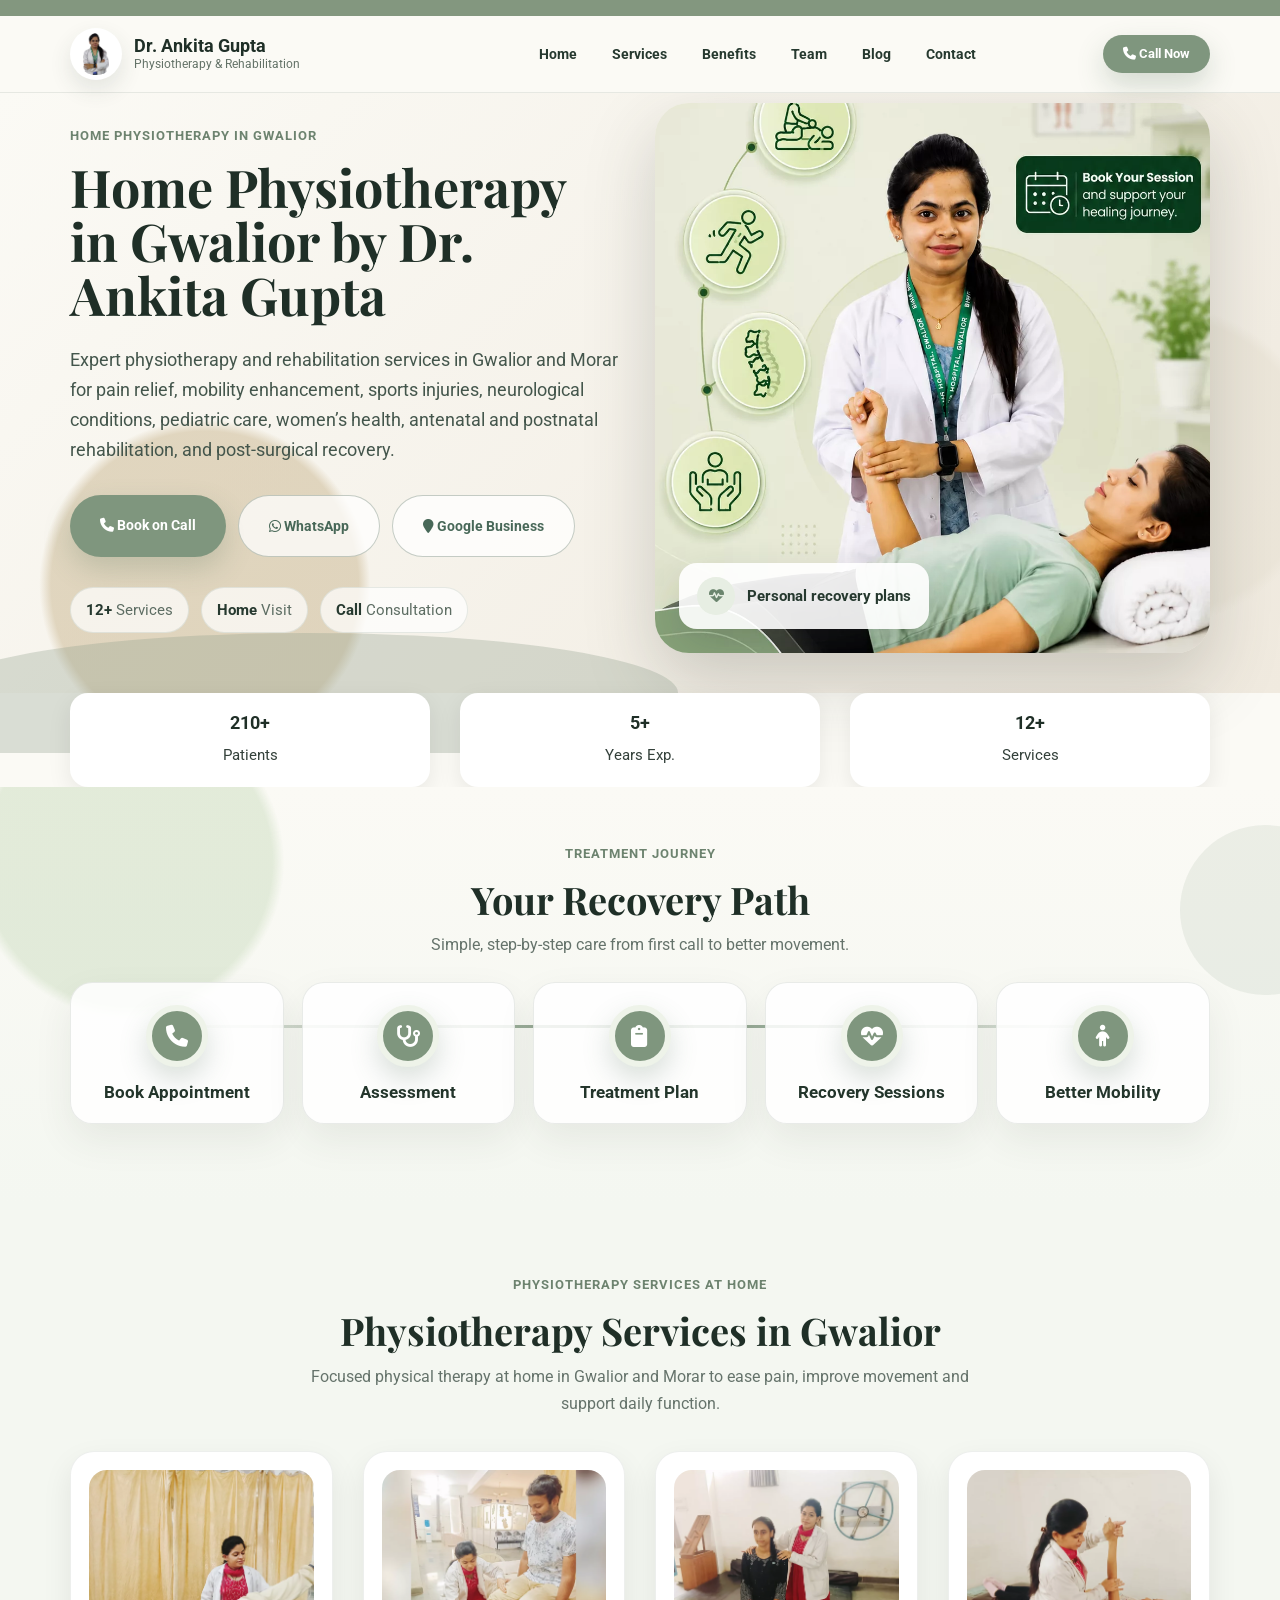
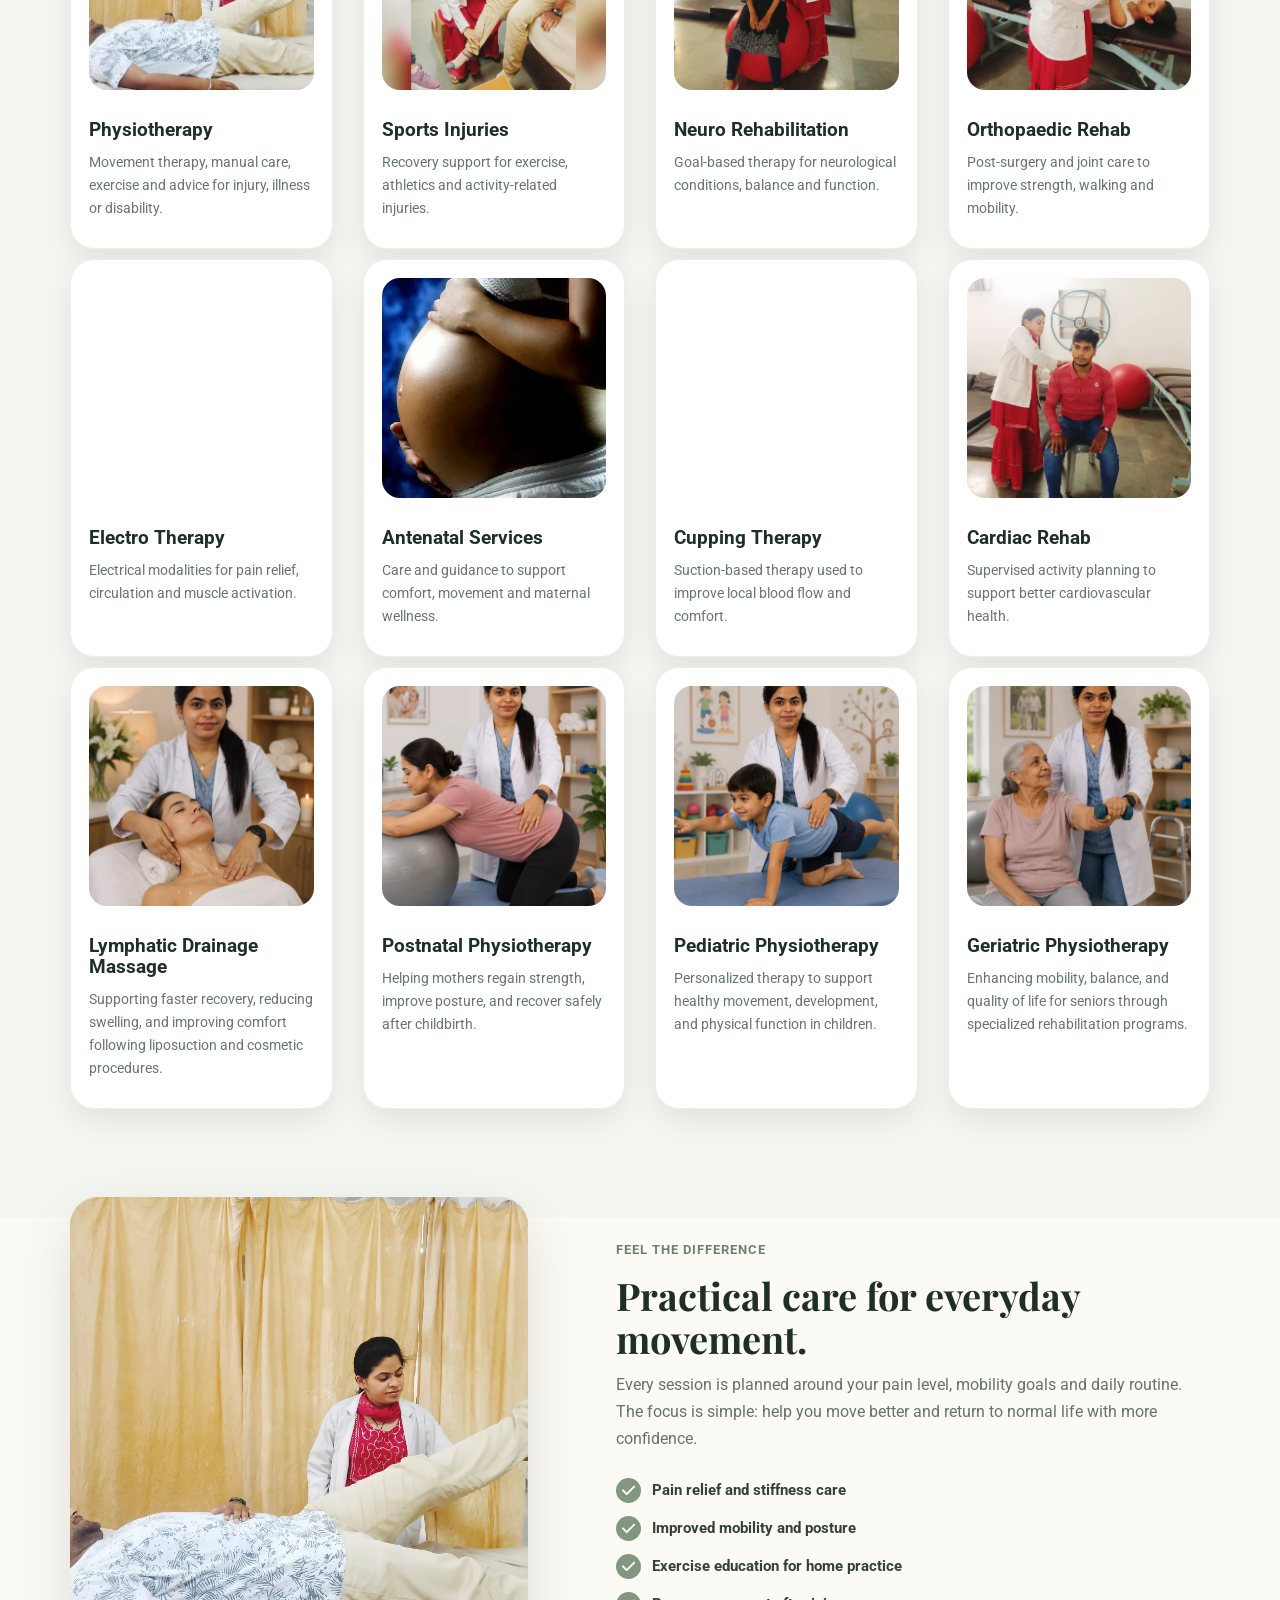
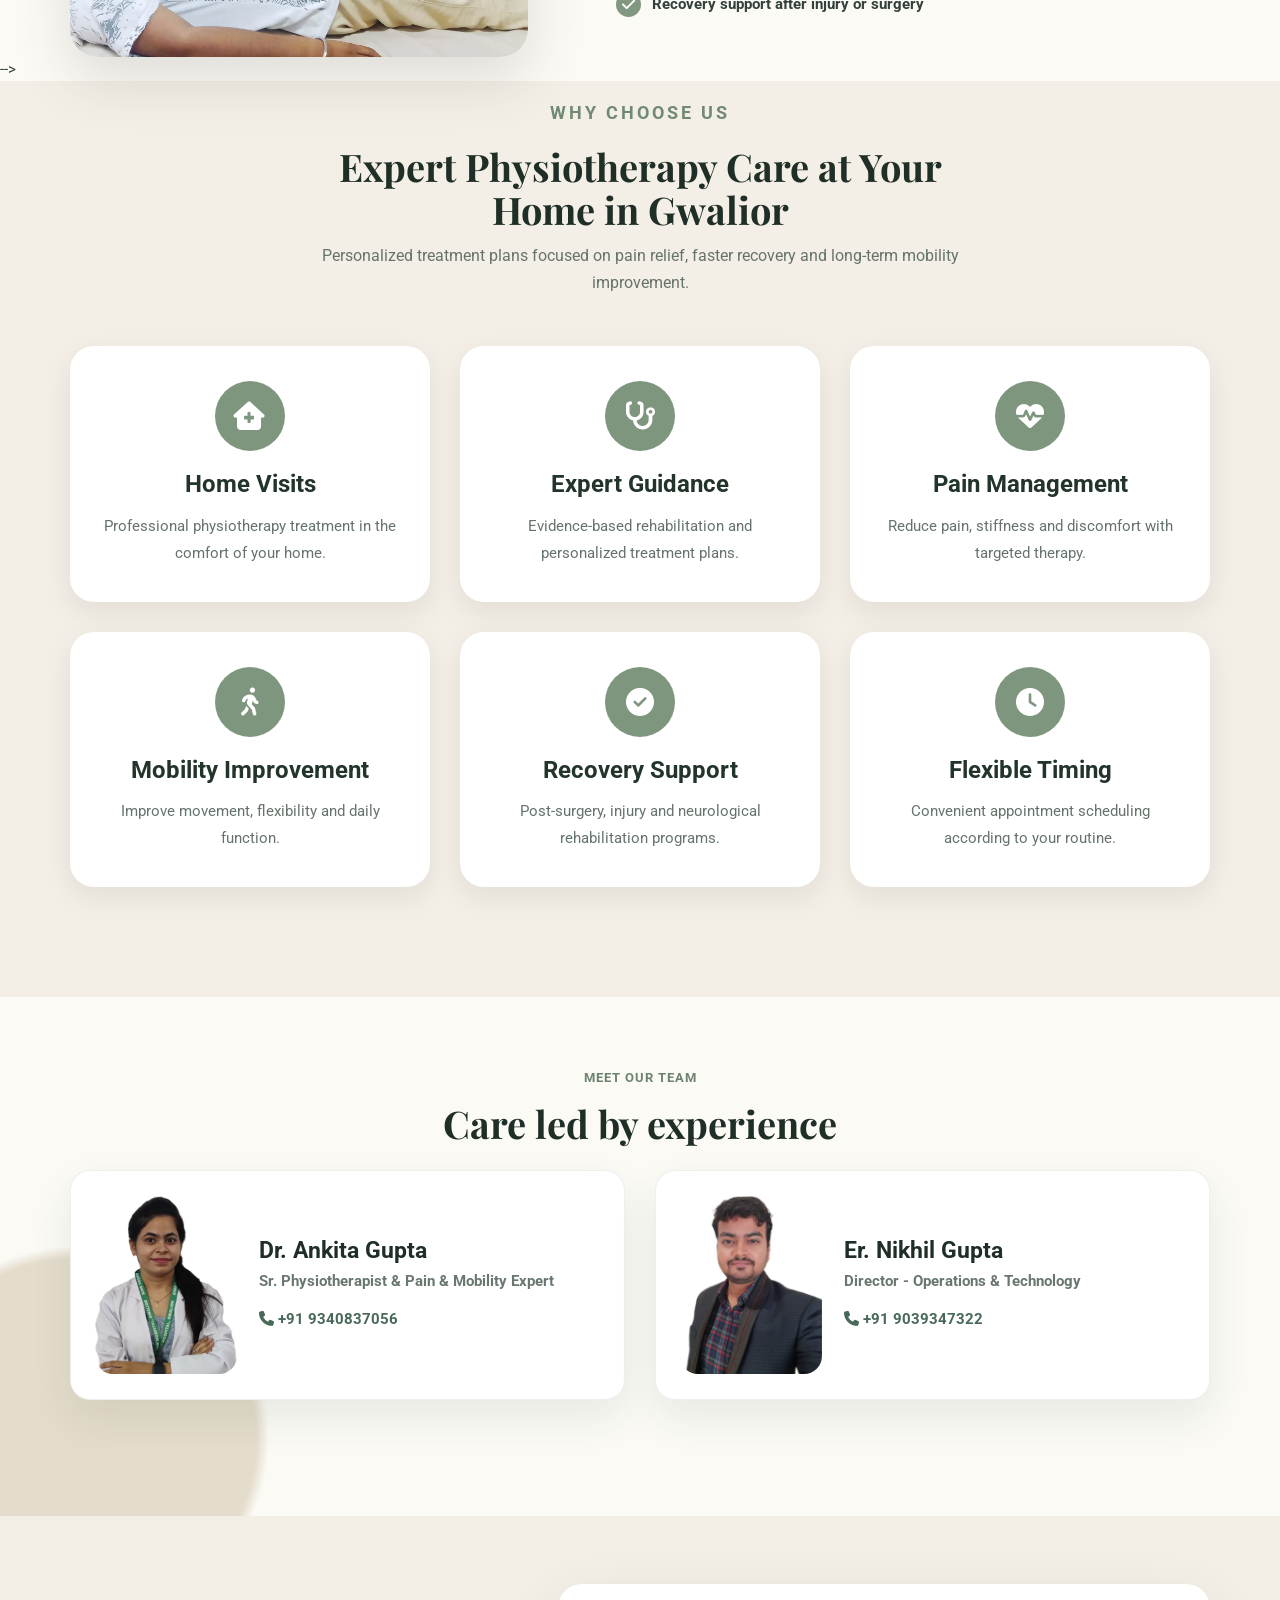
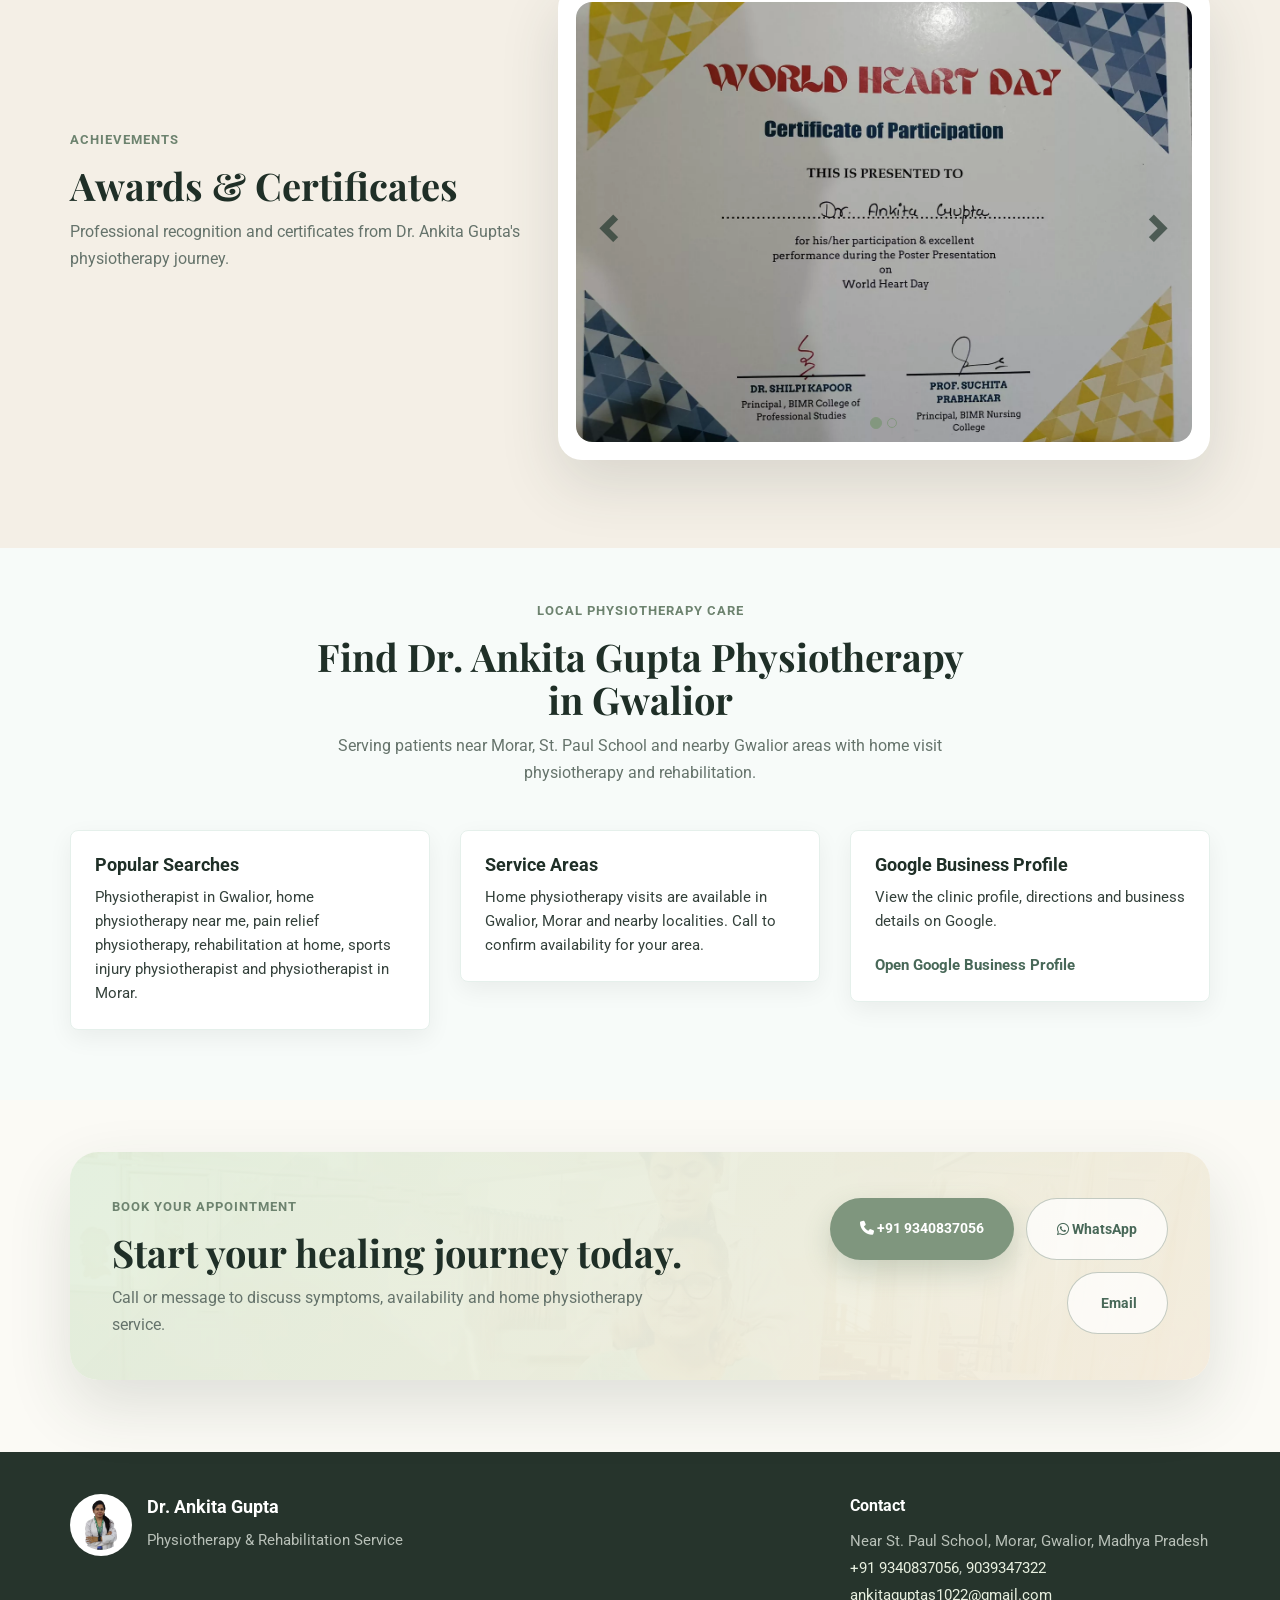
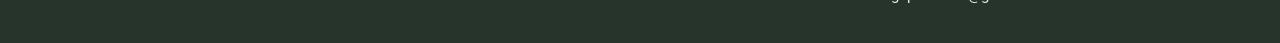
<file: index.html>
<!DOCTYPE html>
<html lang="en">

<head>
    <meta charset="utf-8">
    <meta http-equiv="X-UA-Compatible" content="IE=edge">
    <meta name="viewport" content="width=device-width, initial-scale=1">
    <meta name="description"
        content="Dr Ankita Gupta provides physiotherapy, rehabilitation, sports injury treatment, pediatric physiotherapy and home physiotherapy services in Gwalior.">
    <meta name="keywords"
        content="physiotherapist in Gwalior, home physiotherapy Gwalior, physiotherapy near me, physiotherapist Morar, pain relief physiotherapy, sports injury physiotherapy, neuro rehabilitation Gwalior, orthopedic physiotherapy, pediatric physiotherapy, geriatric physiotherapy, antenatal physiotherapy, postnatal physiotherapy, Dr Ankita Gupta physiotherapist">
    <meta name="author" content="Dr. Ankita Gupta Physiotherapy & Rehabilitation Service">
    <meta name="robots" content="index, follow, max-image-preview:large">
    <meta name="geo.region" content="IN-MP">
    <meta name="geo.placename" content="Morar, Gwalior, Madhya Pradesh">
    <meta name="ICBM" content="26.2183, 78.1828">
    <link rel="canonical" href="https://dr-ankitagupta.github.io/ankita-physio-website/">
    <meta property="og:type" content="website">
    <meta property="og:title" content="Best Physiotherapist in Gwalior | Home Physiotherapy | Dr Ankita Gupta">
    <meta property="og:description"
        content="Book home physiotherapy in Gwalior for pain relief, rehabilitation, sports injury recovery, neuro rehab, orthopedic care and women's health physiotherapy.">
    <meta property="og:url" content="https://dr-ankitagupta.github.io/ankita-physio-website/">
    <meta property="og:image" content="https://dr-ankitagupta.github.io/ankita-physio-website/images/home-physiotherapy-gwalior-dr-ankita-gupta.webp">
    <meta property="og:locale" content="en_IN">
    <meta name="twitter:card" content="summary_large_image">
    <meta name="twitter:title" content="Best Physiotherapist in Gwalior | Dr Ankita Gupta">
    <meta name="twitter:description"
        content="Home physiotherapy and rehabilitation services in Gwalior and Morar. Call +91 9340837056 to book.">
    <meta name="twitter:image" content="https://dr-ankitagupta.github.io/ankita-physio-website/images/home-physiotherapy-gwalior-dr-ankita-gupta.webp">
    <title>Best Physiotherapist in Gwalior | Home Physiotherapy | Dr Ankita Gupta</title>
    <link href="css/bootstrap.min.css" rel="stylesheet">
    <link href="https://fonts.googleapis.com/css?family=Playfair+Display:600,700|Roboto:300,400,500,700"
        rel="stylesheet">
    <link href="css/font-awesome.min.css" rel="stylesheet">
    <link href="css/style.css" rel="stylesheet">
    <link href="css/ankita-enhanced.css" rel="stylesheet">
    <!--[if lt IE 9]>
      <script src="https://oss.maxcdn.com/html5shiv/3.7.3/html5shiv.min.js"></script>
      <script src="https://oss.maxcdn.com/respond/1.4.2/respond.min.js"></script>
    <![endif]-->
    <link rel="icon" href="images/logo.png" type="image/x-icon">
    <link rel="stylesheet" href="https://cdnjs.cloudflare.com/ajax/libs/font-awesome/6.7.2/css/all.min.css">
    <script type="application/ld+json">
        {
            "@context": "https://schema.org",
            "@graph": [
                {
                    "@type": [
                        "LocalBusiness",
                        "MedicalBusiness"
                    ],
                    "@id": "https://dr-ankitagupta.github.io/ankita-physio-website/#clinic",
                    "name": "Dr Ankita Gupta Physiotherapy",
                    "url": "https://dr-ankitagupta.github.io/ankita-physio-website/",
                    "image": "https://dr-ankitagupta.github.io/ankita-physio-website/images/home-physiotherapy-gwalior-dr-ankita-gupta.webp",
                    "logo": "https://dr-ankitagupta.github.io/ankita-physio-website/images/dr-ankita-gupta-physiotherapy-logo.webp",
                    "description": "Home physiotherapy, rehabilitation, sports injury treatment, pediatric physiotherapy and recovery care by Dr Ankita Gupta in Gwalior and Morar.",
                    "telephone": "+919340837056",
                    "email": "ankitaguptas1022@gmail.com",
                    "priceRange": "$$",
                    "sameAs": [
                        "https://share.google/zsNnf1tI7nwRRTuTF"
                    ],
                    "address": {
                        "@type": "PostalAddress",
                        "streetAddress": "Near St. Paul School, Morar",
                        "addressLocality": "Gwalior",
                        "addressRegion": "Madhya Pradesh",
                        "addressCountry": "India"
                    },
                    "areaServed": [
                        "Gwalior",
                        "Morar",
                        "Madhya Pradesh"
                    ],
                    "additionalType": "https://schema.org/PhysicalTherapy",
                    "medicalSpecialty": [
                        "Physiotherapy",
                        "Physical Therapy",
                        "Rehabilitation"
                    ],
                    "makesOffer": [
                        {
                            "@type": "Offer",
                            "itemOffered": {
                                "@type": "Service",
                                "name": "Home Physiotherapy in Gwalior"
                            }
                        },
                        {
                            "@type": "Offer",
                            "itemOffered": {
                                "@type": "Service",
                                "name": "Sports Injury Physiotherapy"
                            }
                        },
                        {
                            "@type": "Offer",
                            "itemOffered": {
                                "@type": "Service",
                                "name": "Neuro Rehabilitation"
                            }
                        },
                        {
                            "@type": "Offer",
                            "itemOffered": {
                                "@type": "Service",
                                "name": "Orthopaedic Rehabilitation"
                            }
                        },
                        {
                            "@type": "Offer",
                            "itemOffered": {
                                "@type": "Service",
                                "name": "Pediatric and Geriatric Physiotherapy"
                            }
                        }
                    ]
                },
                {
                    "@type": "WebSite",
                    "@id": "https://dr-ankitagupta.github.io/ankita-physio-website/#website",
                    "url": "https://dr-ankitagupta.github.io/ankita-physio-website/",
                    "name": "Dr. Ankita Gupta Physiotherapy & Rehabilitation Service",
                    "publisher": {
                        "@id": "https://dr-ankitagupta.github.io/ankita-physio-website/#clinic"
                    },
                    "inLanguage": "en-IN"
                }
            ]
        }
    </script>
</head>

<body class="home-redesign">
    <div class="site-shell">
        <div class="clinic-topbar">
            <div class="container">
                <div class="topbar-inner">
                    <!-- <span><i class="fa fa-clock-o"></i> Mon to Sat: 5PM - 8PM | Sunday: 3PM - 6PM</span>
                    <span><i class="fa fa-map-marker"></i> Near St. Paul School, Morar, Gwalior</span> -->
                    <!-- <span><i class="fa fa-envelope-o"></i> <a
                            href="mailto:ankitaguptas1022@gmail.com">ankitaguptas1022@gmail.com</a></span> -->
                </div>
            </div>
        </div>

        <header class="clinic-header">
            <div class="container">
                <div class="clinic-nav">
                    <a class="clinic-brand" href="index.html" aria-label="Dr. Ankita Gupta home">
                        <img src="images/dr-ankita-gupta-physiotherapy-logo.webp" alt="Dr. Ankita Gupta Physiotherapy logo">
                        <span>
                            <strong>Dr. Ankita Gupta</strong>
                            <small>Physiotherapy &amp; Rehabilitation</small>
                        </span>
                    </a>
                    <div class="header-actions">
                        <a class="header-whatsapp" href="https://wa.me/919340837056" aria-label="Open WhatsApp">
                            <i class="fa-brands fa-whatsapp"></i>
                        </a>
                        <button class="mobile-menu-toggle"
                            aria-label="Menu"><span></span><span></span><span></span></button>
                    </div>
                    <div class="menu-overlay"></div>
                    <nav class="clinic-menu" aria-label="Main navigation">
                        <a href="#home">Home</a>
                        <a href="#services">Services</a>
                        <a href="#benefits">Benefits</a>
                        <a href="#team">Team</a>
                        <a href="blog.html">Blog</a>
                        <a href="#contact">Contact</a>
                    </nav>
                    <a class="btn btn-default nav-cta" href="tel:9340837056"><i class="fa fa-phone"></i> Call Now</a>
                </div>
            </div>
        </header>

        <main>
            <section class="clinic-hero" id="home">
                <div class="container">
                    <div class="row hero-grid">
                        <div class="col-md-6">
                            <div class="hero-copy reveal-up">
                                <span class="eyebrow">Home physiotherapy in Gwalior</span>
                                <h1 class="hero-animated-title">Home Physiotherapy in Gwalior by Dr. Ankita Gupta</h1>
                                <p class="hero-animated-text">Expert physiotherapy and rehabilitation services in Gwalior and Morar for pain relief, mobility enhancement, sports injuries, neurological conditions, pediatric care, women’s health, antenatal and postnatal rehabilitation, and post-surgical recovery.</p>
                                <div class="hero-actions">
                                    <a class="btn btn-default btn-lg" href="tel:9340837056"><i class="fa fa-phone"></i>
                                        Book on Call</a>
                                    <a class="btn btn-outline btn-lg" href="https://wa.me/919340837056"><i
                                            class="fa-brands fa-whatsapp"></i> WhatsApp</a>
                                    <a class="btn btn-outline btn-lg" href="https://share.google/zsNnf1tI7nwRRTuTF"
                                        target="_blank" rel="noopener"><i class="fa fa-map-marker"></i> Google Business</a>
                                </div>
                               <div class="hero-trust">
                                    <span><strong>12+</strong> Services</span>
                                    <span><strong>Home</strong> Visit</span>
                                    <span><strong>Call</strong> Consultation</span>
                                </div>
                            </div>
                        </div>
                        <div class="col-md-6">
                            <div class="hero-visual reveal-up delay-1">
                                <picture>
                                    <source srcset="images/home-physiotherapy-gwalior-dr-ankita-gupta.webp" type="image/webp">
                                    <img src="images/home-physiotherapy-gwalior-dr-ankita-gupta.jpg" alt="Physiotherapy treatment session" decoding="async">
                                </picture>
                                <div class="floating-card">
                                    <i class="fa fa-heartbeat"></i>
                                    <span>Personal recovery plans</span>
                                </div>
                            </div>
                        </div>
                    </div>
                </div>
            </section>

            <!-- New section -->
            <section class="container">
                <div class="row">
                    <div class="col-xs-4">
                        <div class="counter-box">
                            <h3 data-count="500">0</h3>
                            <p>Patients</p>
                        </div>
                    </div>

                    <div class="col-xs-4">
                        <div class="counter-box">
                            <h3 data-count="5">0</h3>
                            <p>Years&nbsp;Exp.</p>
                        </div>
                    </div>

                    <div class="col-xs-4">
                        <div class="counter-box">
                            <h3 data-count="12">0</h3>
                            <p>Services</p>
                        </div>
                    </div>
                </div>
            </section>

            <section class="journey-section" aria-labelledby="journey-title">
                <div class="container">
                    <div class="section-heading text-center reveal-up">
                        <span class="eyebrow">Treatment Journey</span>
                        <h2 id="journey-title">Your Recovery Path</h2>
                        <p>Simple, step-by-step care from first call to better movement.</p>
                    </div>
                    <div class="journey-timeline reveal-up">
                        <article class="journey-step">
                            <span class="journey-icon"><i class="fa fa-phone"></i></span>
                            <h3>Book Appointment</h3>
                        </article>
                        <article class="journey-step">
                            <span class="journey-icon"><i class="fa fa-stethoscope"></i></span>
                            <h3>Assessment</h3>
                        </article>
                        <article class="journey-step">
                            <span class="journey-icon"><i class="fa fa-clipboard"></i></span>
                            <h3>Treatment Plan</h3>
                        </article>
                        <article class="journey-step">
                            <span class="journey-icon"><i class="fa fa-heartbeat"></i></span>
                            <h3>Recovery Sessions</h3>
                        </article>
                        <article class="journey-step">
                            <span class="journey-icon"><i class="fa fa-child"></i></span>
                            <h3>Better Mobility</h3>
                        </article>
                    </div>
                </div>
            </section>

            <section class="services-section section-band" id="services">
                <div class="mobile-wave" aria-hidden="true"></div>
                <div class="container">
                    <div class="section-heading text-center reveal-up">
                        <span class="eyebrow">Physiotherapy Services at Home</span>
                        <h2>Physiotherapy Services in Gwalior</h2>
                        <p>Focused physical therapy at home in Gwalior and Morar to ease pain, improve movement and support daily function.</p>
                    </div>
                    <div class="row service-grid">
                        <div class="col-md-3 col-sm-6">
                            <article class="service-card reveal-up">
                                <picture>
                                    <source srcset="images/physiotherapy-care-gwalior.webp" type="image/webp">
                                    <img src="images/IMG1.jpg" alt="Physiotherapy care" loading="lazy" decoding="async">
                                </picture>
                                <div class="service-content">
                                    <h3>Physiotherapy</h3>
                                    <p>Movement therapy, manual care, exercise and advice for injury, illness or
                                        disability.</p>
                                </div>
                            </article>
                        </div>
                        <div class="col-md-3 col-sm-6">
                            <article class="service-card reveal-up delay-1">
                                <picture>
                                    <source srcset="images/sports-injury-physiotherapy-gwalior.webp" type="image/webp">
                                    <img src="images/sportInjury.jpg" alt="Sports injury therapy" loading="lazy" decoding="async">
                                </picture>
                                <div class="service-content">
                                    <h3>Sports Injuries</h3>
                                    <p>Recovery support for exercise, athletics and activity-related injuries.</p>
                                </div>
                            </article>
                        </div>
                        <div class="col-md-3 col-sm-6">
                            <article class="service-card reveal-up delay-2">
                                <picture>
                                    <source srcset="images/neuro-rehabilitation-physiotherapy-gwalior.webp" type="image/webp">
                                    <img src="images/neuro-rehab.jpg" alt="Neuro rehabilitation" loading="lazy" decoding="async">
                                </picture>
                                <div class="service-content">
                                    <h3>Neuro Rehabilitation</h3>
                                    <p>Goal-based therapy for neurological conditions, balance and function.</p>
                                </div>
                            </article>
                        </div>
                        <div class="col-md-3 col-sm-6">
                            <article class="service-card reveal-up delay-2">
                                <picture>
                                    <source srcset="images/orthopaedic-rehabilitation-gwalior.webp" type="image/webp">
                                    <img src="images/sport-injury.jpg" alt="Orthopaedic rehabilitation" loading="lazy" decoding="async">
                                </picture>
                                <div class="service-content">
                                    <h3>Orthopaedic Rehab</h3>
                                    <p>Post-surgery and joint care to improve strength, walking and mobility.</p>
                                </div>
                            </article>
                        </div>
                        <div class="col-md-3 col-sm-6">
                            <article class="service-card reveal-up">
                                <picture>
                                    <source srcset="images/electrotherapy-gwalior.webp" type="image/webp">
                                    <img src="images/electro.jpg" alt="Electro therapy" loading="lazy" decoding="async">
                                </picture>
                                <div class="service-content">
                                    <h3>Electro Therapy</h3>
                                    <p>Electrical modalities for pain relief, circulation and muscle activation.</p>
                                </div>
                            </article>
                        </div>
                        <div class="col-md-3 col-sm-6">
                            <article class="service-card reveal-up delay-1">
                                <picture>
                                    <source srcset="images/antenatal-physiotherapy-gwalior.webp" type="image/webp">
                                    <img src="images/antinatal.jpg" alt="Antenatal physiotherapy" loading="lazy" decoding="async">
                                </picture>
                                <div class="service-content">
                                    <h3>Antenatal Services</h3>
                                    <p>Care and guidance to support comfort, movement and maternal wellness.</p>
                                </div>
                            </article>
                        </div>
                        <div class="col-md-3 col-sm-6">
                            <article class="service-card reveal-up delay-3">
                                <picture>
                                    <source srcset="images/cupping-therapy-gwalior.webp" type="image/webp">
                                    <img src="images/cupping.jpg" alt="Cupping therapy" loading="lazy" decoding="async">
                                </picture>
                                <div class="service-content">
                                    <h3>Cupping Therapy</h3>
                                    <p>Suction-based therapy used to improve local blood flow and comfort.</p>
                                </div>
                            </article>
                        </div>
                        <div class="col-md-3 col-sm-6">
                            <article class="service-card reveal-up delay-3">
                                <picture>
                                    <source srcset="images/cardiac-rehabilitation-gwalior.webp" type="image/webp">
                                    <img src="images/cardio.jpg" alt="Cardiac rehabilitation" loading="lazy" decoding="async">
                                </picture>
                                <div class="service-content">
                                    <h3>Cardiac Rehab</h3>
                                    <p>Supervised activity planning to support better cardiovascular health.</p>
                                </div>
                            </article>
                        </div>

                        <div class="col-md-3 col-sm-6">
                            <article class="service-card reveal-up">
                                <picture>
                                    <source srcset="images/lymphatic-drainage-massage-gwalior.webp" type="image/webp">
                                    <img src="images/lymphatic-drainage-massage-gwalior.jpg" alt="Lymphatic Drainage Massage" loading="lazy" decoding="async">
                                </picture>
                                <div class="service-content">
                                    <h3>Lymphatic Drainage Massage</h3>
                                    <p>Supporting faster recovery, reducing swelling, and improving comfort following
                                        liposuction and cosmetic procedures.</p>
                                </div>
                            </article>
                        </div>
                        <div class="col-md-3 col-sm-6">
                            <article class="service-card reveal-up delay-1">
                                <picture>
                                    <source srcset="images/postnatal-physiotherapy-gwalior.webp" type="image/webp">
                                    <img src="images/postnatal-physiotherapy-gwalior.jpg" alt="Postnatal Physiotherapy" loading="lazy" decoding="async">
                                </picture>
                                <div class="service-content">
                                    <h3>Postnatal Physiotherapy</h3>
                                    <p>Helping mothers regain strength, improve posture, and recover safely after
                                        childbirth.</p>
                                </div>
                            </article>
                        </div>
                        <div class="col-md-3 col-sm-6">
                            <article class="service-card reveal-up delay-2">
                                <picture>
                                    <source srcset="images/pediatric-physiotherapy-gwalior.webp" type="image/webp">
                                    <img src="images/pediatric-physiotherapy-gwalior.jpg" alt="Pediatric Physiotherapy" loading="lazy" decoding="async">
                                </picture>
                                <div class="service-content">
                                    <h3>Pediatric Physiotherapy</h3>
                                    <p>Personalized therapy to support healthy movement, development, and physical
                                        function in children.</p>
                                </div>
                            </article>
                        </div>
                        <div class="col-md-3 col-sm-6">
                            <article class="service-card reveal-up delay-3">
                                <picture>
                                    <source srcset="images/geriatric-physiotherapy-gwalior.webp" type="image/webp">
                                    <img src="images/geriatric-physiotherapy-gwalior.jpg" alt="Geriatric Physiotherapy" loading="lazy" decoding="async">
                                </picture>
                                <div class="service-content">
                                    <h3>Geriatric Physiotherapy</h3>
                                    <p>Enhancing mobility, balance, and quality of life for seniors through specialized
                                        rehabilitation programs.</p>
                                </div>
                            </article>
                        </div>
                    </div>
                </div>
            </section>
            <div class="container">
                <div class="row middle-row">
                    <div class="col-md-5">
                        <div class="benefit-photo reveal-up">
                            <picture>
                                <source srcset="images/physiotherapy-recovery-support-gwalior.webp" type="image/webp">
                                <img src="images/left-image.jpg" alt="Patient recovery support" loading="lazy" decoding="async">
                            </picture>
                        </div>
                    </div>
                    <div class="col-md-7">
                        <div class="benefit-copy reveal-up delay-1">
                            <span class="eyebrow">Feel the difference</span>
                            <h2>Practical care for everyday movement.</h2>
                            <p>Every session is planned around your pain level, mobility goals and daily routine. The
                                focus is simple: help you move better and return to normal life with more confidence.
                            </p>
                            <div class="benefit-list">
                                <span><i class="fa fa-check"></i> Pain relief and stiffness care</span>
                                <span><i class="fa fa-check"></i> Improved mobility and posture</span>
                                <span><i class="fa fa-check"></i> Exercise education for home practice</span>
                                <span><i class="fa fa-check"></i> Recovery support after injury or surgery</span>
                            </div>
                        </div>
                    </div>
                </div>
            </div>
            </section> -->

            <section class="benefits-section" id="benefits">
                <div class="container">

                    <div class="section-heading text-center">
                        <span class="eyebrow">Why Choose Us</span>
                            <h2>Expert Physiotherapy Care at Your Home in Gwalior</h2>
                        <p>
                            Personalized treatment plans focused on pain relief,
                            faster recovery and long-term mobility improvement.
                        </p>
                    </div>

                    <div class="row benefits-grid">

                        <div class="col-md-4 col-sm-6">
                            <div class="benefit-card">
                                <i class="fa-solid fa-house-medical"></i>
                                <h3>Home Visits</h3>
                                <p>Professional physiotherapy treatment in the comfort of your home.</p>
                            </div>
                        </div>

                        <div class="col-md-4 col-sm-6">
                            <div class="benefit-card">
                                <i class="fa-solid fa-stethoscope"></i>
                                <h3>Expert Guidance</h3>
                                <p>Evidence-based rehabilitation and personalized treatment plans.</p>
                            </div>
                        </div>

                        <div class="col-md-4 col-sm-6">
                            <div class="benefit-card">
                                <i class="fa-solid fa-heart-pulse"></i>
                                <h3>Pain Management</h3>
                                <p>Reduce pain, stiffness and discomfort with targeted therapy.</p>
                            </div>
                        </div>

                        <div class="col-md-4 col-sm-6">
                            <div class="benefit-card">
                                <i class="fa-solid fa-person-walking"></i>
                                <h3>Mobility Improvement</h3>
                                <p>Improve movement, flexibility and daily function.</p>
                            </div>
                        </div>

                        <div class="col-md-4 col-sm-6">
                            <div class="benefit-card">
                                <i class="fa-solid fa-circle-check"></i>
                                <h3>Recovery Support</h3>
                                <p>Post-surgery, injury and neurological rehabilitation programs.</p>
                            </div>
                        </div>

                        <div class="col-md-4 col-sm-6">
                            <div class="benefit-card">
                                <i class="fa-solid fa-clock"></i>
                                <h3>Flexible Timing</h3>
                                <p>Convenient appointment scheduling according to your routine.</p>
                            </div>
                        </div>

                    </div>

                </div>
            </section>



            <section class="profile-section section-band" id="team">
                <div class="container">
                    <div class="section-heading text-center reveal-up">
                        <span class="eyebrow">Meet Our Team</span>
                        <h2>Care led by experience</h2>
                    </div>
                    <div class="row team-grid">
                        <div class="col-sm-6">
                            <article class="profile-card reveal-up">
                                <picture>
                                    <source srcset="images/dr-ankita-gupta-physiotherapist-gwalior.webp" type="image/webp">
                                    <img src="images/team-1.jpg" alt="Dr. Ankita Gupta" loading="lazy" decoding="async">
                                </picture>
                                <div>
                                    <h3>Dr. Ankita Gupta</h3>
                                    <p>Sr. Physiotherapist &amp; Pain & Mobility Expert</p>
                                    <a href="tel:9340837056"><i class="fa fa-phone"></i> +91 9340837056</a>
                                </div>
                            </article>
                        </div>
                        <div class="col-sm-6">
                            <article class="profile-card reveal-up delay-1">
                                <picture>
                                    <source srcset="images/nikhil-gupta-operations.webp" type="image/webp">
                                    <img src="images/nikhil-gupta-operations.jpg" alt="Er. Nikhil Gupta" loading="lazy" decoding="async">
                                </picture>
                                <div>
                                    <h3>Er. Nikhil Gupta</h3>
                                    <p>Director - Operations & Technology</p>
                                    <a href="tel:9039347322"><i class="fa fa-phone"></i> +91 9039347322</a>
                                </div>
                            </article>
                        </div>
                    </div>
                </div>
            </section>

            <section class="certificate-section">
                <div class="container">
                    <div class="row middle-row">
                        <div class="col-md-5">
                            <div class="section-heading left reveal-up">
                                <span class="eyebrow">Achievements</span>
                                <h2>Awards &amp; Certificates</h2>
                                <p>Professional recognition and certificates from Dr. Ankita Gupta's physiotherapy
                                    journey.</p>
                            </div>
                        </div>
                        <div class="col-md-7">
                            <div id="certificateCarousel" class="carousel slide reveal-up delay-1" data-ride="carousel"
                                data-interval="6000">
                                <ol class="carousel-indicators">
                                    <li data-target="#certificateCarousel" data-slide-to="0" class="active"></li>
                                    <li data-target="#certificateCarousel" data-slide-to="1"></li>
                                </ol>
                                <div class="carousel-inner">
                                    <div class="item active">
                                        <picture>
                                            <source srcset="images/physiotherapy-achievement-certificate-1.webp" type="image/webp">
                                            <img src="images/ach2.jpg" alt="Achievement certificate" class="img-responsive" loading="lazy" decoding="async">
                                        </picture>
                                    </div>
                                    <div class="item">
                                        <picture>
                                            <source srcset="images/physiotherapy-achievement-certificate-2.webp" type="image/webp">
                                            <img src="images/ach3.jpg" alt="Achievement certificate" class="img-responsive" loading="lazy" decoding="async">
                                        </picture>
                                    </div>
                                </div>
                                <a class="left carousel-control" href="#certificateCarousel" data-slide="prev">
                                    <span class="glyphicon glyphicon-chevron-left"></span>
                                    <span class="sr-only">Previous</span>
                                </a>
                                <a class="right carousel-control" href="#certificateCarousel" data-slide="next">
                                    <span class="glyphicon glyphicon-chevron-right"></span>
                                    <span class="sr-only">Next</span>
                                </a>
                            </div>
                        </div>
                    </div>
                </div>
            </section>

            <section class="local-seo-section" aria-labelledby="local-seo-title">
                <div class="container">
                    <div class="section-heading text-center reveal-up">
                        <span class="eyebrow">Local Physiotherapy Care</span>
                        <h2 id="local-seo-title">Find Dr. Ankita Gupta Physiotherapy in Gwalior</h2>
                        <p>Serving patients near Morar, St. Paul School and nearby Gwalior areas with home visit physiotherapy and rehabilitation.</p>
                    </div>
                    <div class="row local-seo-grid">
                        <div class="col-md-4 col-sm-6">
                            <div class="local-seo-card">
                                <h3>Popular Searches</h3>
                                <p>Physiotherapist in Gwalior, home physiotherapy near me, pain relief physiotherapy, rehabilitation at home, sports injury physiotherapist and physiotherapist in Morar.</p>
                            </div>
                        </div>
                        <div class="col-md-4 col-sm-6">
                            <div class="local-seo-card">
                                <h3>Service Areas</h3>
                                <p>Home physiotherapy visits are available in Gwalior, Morar and nearby localities. Call to confirm availability for your area.</p>
                            </div>
                        </div>
                        <div class="col-md-4 col-sm-12">
                            <div class="local-seo-card">
                                <h3>Google Business Profile</h3>
                                <p>View the clinic profile, directions and business details on Google.</p>
                                <a href="https://share.google/zsNnf1tI7nwRRTuTF" target="_blank" rel="noopener">Open Google Business Profile</a>
                            </div>
                        </div>
                    </div>
                </div>
            </section>

            <section class="contact-panel" id="contact">
                <div class="container">
                    <div class="contact-card reveal-up">
                        <div>
                            <span class="eyebrow">Book your appointment</span>
                            <h2>Start your healing journey today.</h2>
                            <p>Call or message to discuss symptoms, availability and home physiotherapy service.</p>
                        </div>
                        <div class="contact-actions">
                            <a class="btn btn-default btn-lg" href="tel:9340837056"><i class="fa fa-phone"></i> +91
                                9340837056</a>
                            <a class="btn btn-outline btn-lg" href="https://wa.me/919340837056"><i
                                    class="fa-brands fa-whatsapp"></i> WhatsApp</a>
                            <a class="btn btn-outline btn-lg" href="mailto:ankitaguptas1022@gmail.com"><i
                                    class="fa fa-envelope-o"></i> Email</a>
                        </div>
                    </div>
                </div>
            </section>
        </main>

        <footer class="clinic-footer">
            <div class="container">
                <div class="row">
                    <div class="col-md-5">
                        <div class="footer-brand">
                            <img src="images/dr-ankita-gupta-physiotherapy-logo.webp" alt="Dr. Ankita Gupta logo" loading="lazy" decoding="async">
                            <div>
                                <h3>Dr. Ankita Gupta</h3>
                                <p>Physiotherapy &amp; Rehabilitation Service</p>
                            </div>
                        </div>
                    </div>
                    <div class="col-md-3 col-sm-6">
                        <!-- <h4>Clinic Hours</h4>
                        <p>Mon to Sat: 5PM - 8PM<br>Sunday: 3PM - 6PM</p> -->
                    </div>
                    <div class="col-md-4 col-sm-6">
                        <h4>Contact</h4>
                        <p>Near St. Paul School, Morar, Gwalior, Madhya Pradesh<br>
                            <a href="tel:9340837056">+91 9340837056</a>, <a href="tel:9039347322">9039347322</a><br>
                            <a href="mailto:ankitaguptas1022@gmail.com">ankitaguptas1022@gmail.com</a>
                        </p>
                    </div>
                </div>
            </div>
        </footer>
    </div>

    <a class="mobile-call" href="tel:9340837056"><i class="fa fa-phone"></i> Call Now</a>
    <button class="scroll-top-btn" type="button" aria-label="Go to top">
        <i class="fa fa-arrow-up"></i>
    </button>

    <script src="js/jquery.min.js"></script>
    <script src="js/bootstrap.min.js"></script>
    <script>
        (function () {
            var items = document.querySelectorAll('.reveal-up');
            if (!('IntersectionObserver' in window)) {
                for (var i = 0; i < items.length; i++) {
                    items[i].classList.add('is-visible');
                }
                return;
            }
            var observer = new IntersectionObserver(function (entries) {
                entries.forEach(function (entry) {
                    if (entry.isIntersecting) {
                        entry.target.classList.add('is-visible');
                        observer.unobserve(entry.target);
                    }
                });
            }, { threshold: 0.16 });
            items.forEach(function (item) {
                observer.observe(item);
            });
        })();
    </script>


    <script>
        document.addEventListener('DOMContentLoaded', function () {
            const btn = document.querySelector('.mobile-menu-toggle');
            const menu = document.querySelector('.clinic-menu');
            const overlay = document.querySelector('.menu-overlay');

            if (btn) {
                btn.addEventListener('click', function () {
                    menu.classList.toggle('menu-open');
                    btn.classList.toggle('active');
                    overlay.classList.toggle('show');
                });
            }

            if (overlay) {
                overlay.addEventListener('click', function () {
                    menu.classList.remove('menu-open');
                    btn.classList.remove('active');
                    overlay.classList.remove('show');
                });
            }

            const header = document.querySelector('.clinic-header');
            const scrollTopBtn = document.querySelector('.scroll-top-btn');

            function updateScrollState() {
                const isScrolled = window.scrollY > 80;
                if (header) {
                    header.classList.toggle('is-scrolled', isScrolled);
                }
                if (scrollTopBtn) {
                    scrollTopBtn.classList.toggle('is-visible', window.scrollY > 350);
                }
            }

            updateScrollState();
            window.addEventListener('scroll', updateScrollState, { passive: true });

            if (scrollTopBtn) {
                scrollTopBtn.addEventListener('click', function () {
                    window.scrollTo({ top: 0, behavior: 'smooth' });
                });
            }
        });
    </script>
    <script src="js/ankita-enhanced.js"></script>
</body>


</html>
</file>
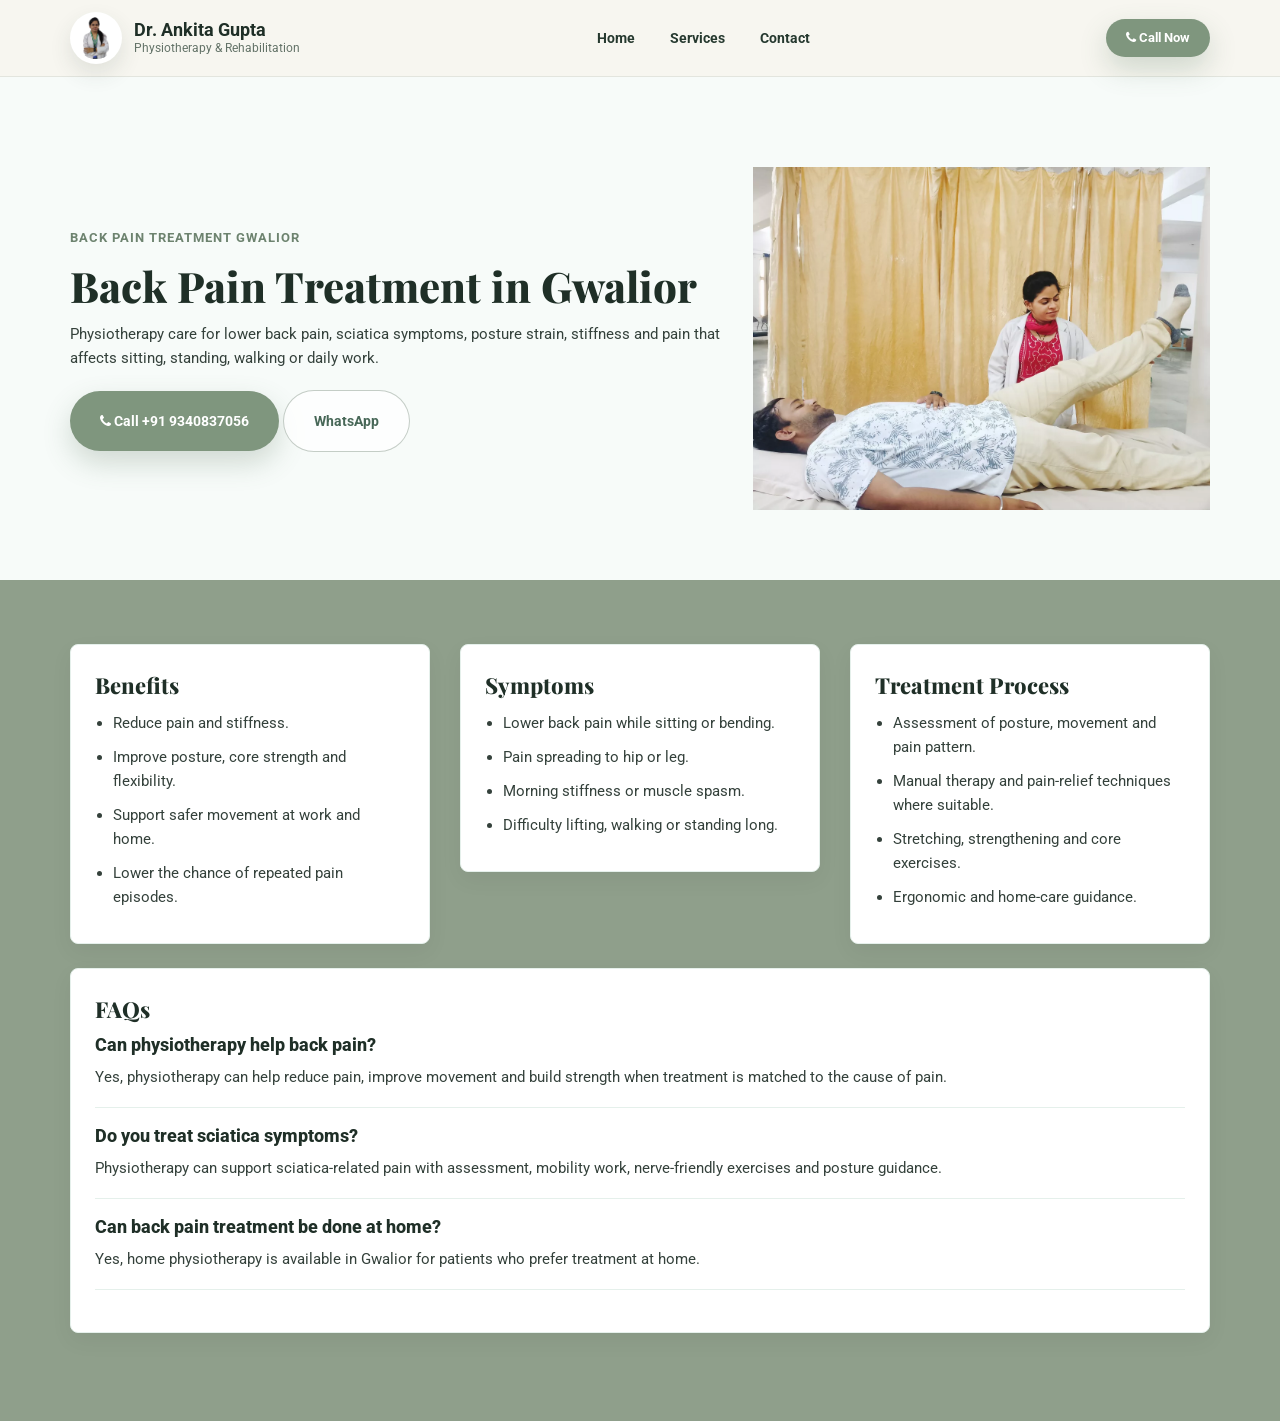
<file: back-pain-treatment-gwalior.html>
<!DOCTYPE html>
<html lang="en">
<head>
    <meta charset="utf-8">
    <meta http-equiv="X-UA-Compatible" content="IE=edge">
    <meta name="viewport" content="width=device-width, initial-scale=1">
    <meta name="description" content="Back pain treatment in Gwalior by Dr Ankita Gupta. Physiotherapy for lower back pain, sciatica, stiffness, posture problems and mobility recovery.">
    <meta name="robots" content="index, follow, max-image-preview:large">
    <link rel="canonical" href="https://dr-ankitagupta.github.io/ankita-physio-website/back-pain-treatment-gwalior.html">
    <title>Back Pain Treatment in Gwalior | Dr Ankita Gupta</title>
    <link href="css/bootstrap.min.css" rel="stylesheet">
    <link href="https://fonts.googleapis.com/css?family=Playfair+Display:600,700|Roboto:300,400,500,700" rel="stylesheet">
    <link href="css/font-awesome.min.css" rel="stylesheet">
    <link href="css/style.css" rel="stylesheet">
    <link href="css/ankita-enhanced.css" rel="stylesheet">
    <link rel="icon" href="images/logo.png" type="image/x-icon">
    <script type="application/ld+json">
        {"@context":"https://schema.org","@type":"Service","name":"Back Pain Treatment in Gwalior","provider":{"@type":["LocalBusiness","MedicalBusiness"],"name":"Dr Ankita Gupta Physiotherapy","telephone":"+919340837056","address":{"@type":"PostalAddress","addressLocality":"Gwalior","addressRegion":"Madhya Pradesh","addressCountry":"India"}},"areaServed":"Gwalior"}
    </script>
</head>
<body class="home-redesign">
    <header class="clinic-header"><div class="container"><div class="clinic-nav"><a class="clinic-brand" href="index.html"><img src="images/dr-ankita-gupta-physiotherapy-logo.webp" alt="Dr Ankita Gupta Physiotherapy logo"><span><strong>Dr. Ankita Gupta</strong><small>Physiotherapy &amp; Rehabilitation</small></span></a><nav class="clinic-menu"><a href="index.html">Home</a><a href="index.html#services">Services</a><a href="index.html#contact">Contact</a></nav><a class="btn btn-default nav-cta" href="tel:9340837056"><i class="fa fa-phone"></i> Call Now</a></div></div></header>
    <main>
        <section class="seo-page-hero"><div class="container"><div class="row middle-row"><div class="col-md-7"><span class="eyebrow">Back Pain Treatment Gwalior</span><h1>Back Pain Treatment in Gwalior</h1><p>Physiotherapy care for lower back pain, sciatica symptoms, posture strain, stiffness and pain that affects sitting, standing, walking or daily work.</p><a class="btn btn-default btn-lg" href="tel:9340837056"><i class="fa fa-phone"></i> Call +91 9340837056</a> <a class="btn btn-outline btn-lg" href="https://wa.me/919340837056">WhatsApp</a></div><div class="col-md-5"><picture><source srcset="images/physiotherapy-recovery-support-gwalior.webp" type="image/webp"><img src="images/left-image.jpg" alt="Back pain physiotherapy in Gwalior" class="img-responsive" decoding="async"></picture></div></div></div></section>
        <section class="seo-page-section"><div class="container"><div class="row"><div class="col-md-4"><div class="seo-card"><h2>Benefits</h2><ul class="seo-list"><li>Reduce pain and stiffness.</li><li>Improve posture, core strength and flexibility.</li><li>Support safer movement at work and home.</li><li>Lower the chance of repeated pain episodes.</li></ul></div></div><div class="col-md-4"><div class="seo-card"><h2>Symptoms</h2><ul class="seo-list"><li>Lower back pain while sitting or bending.</li><li>Pain spreading to hip or leg.</li><li>Morning stiffness or muscle spasm.</li><li>Difficulty lifting, walking or standing long.</li></ul></div></div><div class="col-md-4"><div class="seo-card"><h2>Treatment Process</h2><ul class="seo-list"><li>Assessment of posture, movement and pain pattern.</li><li>Manual therapy and pain-relief techniques where suitable.</li><li>Stretching, strengthening and core exercises.</li><li>Ergonomic and home-care guidance.</li></ul></div></div></div><div class="seo-card"><h2>FAQs</h2><div class="faq-item"><h3>Can physiotherapy help back pain?</h3><p>Yes, physiotherapy can help reduce pain, improve movement and build strength when treatment is matched to the cause of pain.</p></div><div class="faq-item"><h3>Do you treat sciatica symptoms?</h3><p>Physiotherapy can support sciatica-related pain with assessment, mobility work, nerve-friendly exercises and posture guidance.</p></div><div class="faq-item"><h3>Can back pain treatment be done at home?</h3><p>Yes, home physiotherapy is available in Gwalior for patients who prefer treatment at home.</p></div></div></div></section>
    </main>
</body>
</html>
</file>
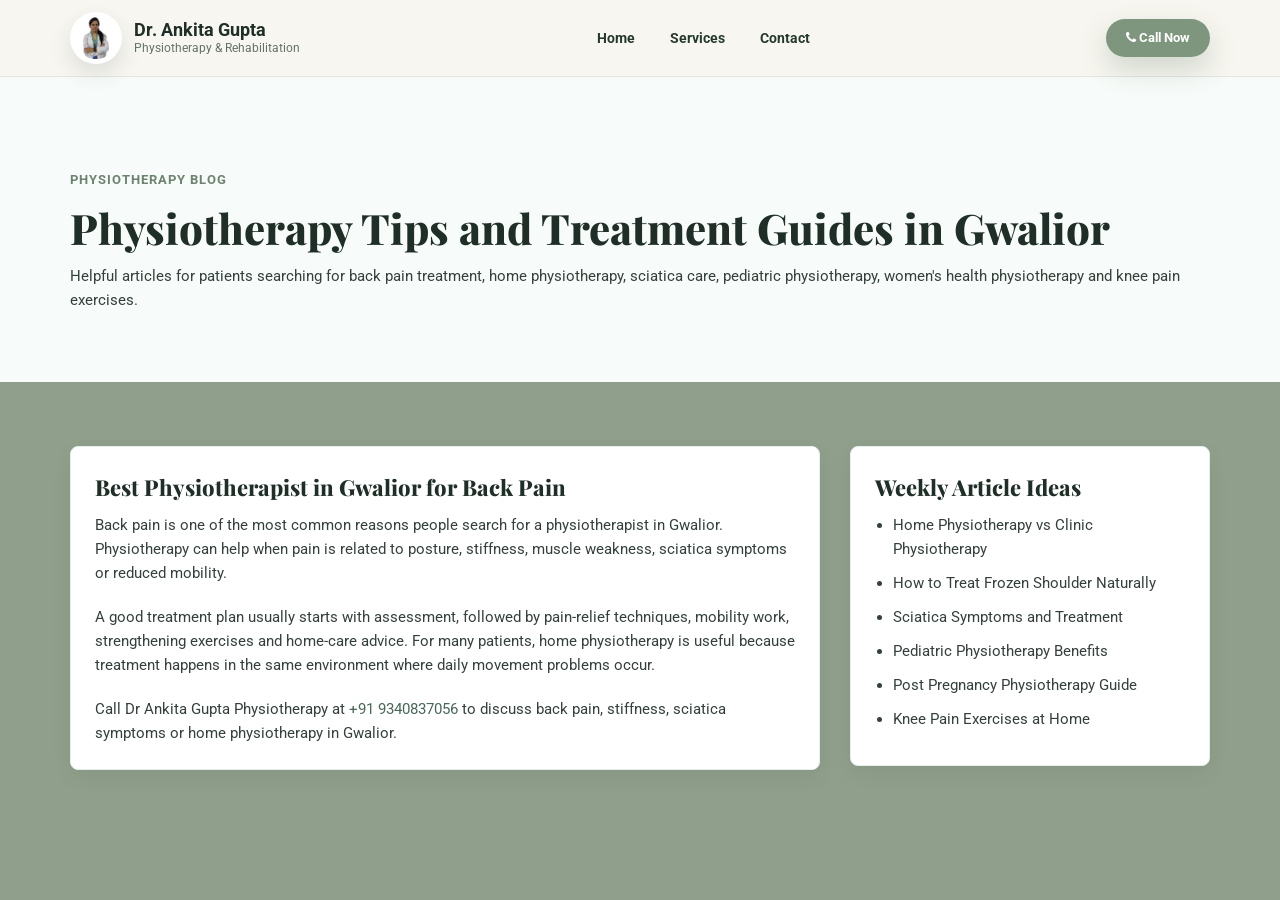
<file: blog.html>
<!DOCTYPE html>
<html lang="en">
<head>
    <meta charset="utf-8">
    <meta http-equiv="X-UA-Compatible" content="IE=edge">
    <meta name="viewport" content="width=device-width, initial-scale=1">
    <meta name="description" content="Physiotherapy articles by Dr Ankita Gupta on back pain, home physiotherapy, sciatica, pediatric physiotherapy, post pregnancy recovery and knee pain exercises.">
    <meta name="robots" content="index, follow, max-image-preview:large">
    <link rel="canonical" href="https://dr-ankitagupta.github.io/ankita-physio-website/blog.html">
    <title>Physiotherapy Blog Gwalior | Dr Ankita Gupta</title>
    <link href="css/bootstrap.min.css" rel="stylesheet">
    <link href="https://fonts.googleapis.com/css?family=Playfair+Display:600,700|Roboto:300,400,500,700" rel="stylesheet">
    <link href="css/font-awesome.min.css" rel="stylesheet">
    <link href="css/style.css" rel="stylesheet">
    <link href="css/ankita-enhanced.css" rel="stylesheet">
    <link rel="icon" href="images/logo.png" type="image/x-icon">
</head>
<body class="home-redesign">
    <header class="clinic-header">
        <div class="container">
            <div class="clinic-nav">
                <a class="clinic-brand" href="index.html"><img src="images/dr-ankita-gupta-physiotherapy-logo.webp" alt="Dr Ankita Gupta Physiotherapy logo"><span><strong>Dr. Ankita Gupta</strong><small>Physiotherapy &amp; Rehabilitation</small></span></a>
                <nav class="clinic-menu"><a href="index.html">Home</a><a href="index.html#services">Services</a><a href="index.html#contact">Contact</a></nav>
                <a class="btn btn-default nav-cta" href="tel:9340837056"><i class="fa fa-phone"></i> Call Now</a>
            </div>
        </div>
    </header>
    <main>
        <section class="seo-page-hero">
            <div class="container">
                <span class="eyebrow">Physiotherapy Blog</span>
                <h1>Physiotherapy Tips and Treatment Guides in Gwalior</h1>
                <p>Helpful articles for patients searching for back pain treatment, home physiotherapy, sciatica care, pediatric physiotherapy, women's health physiotherapy and knee pain exercises.</p>
            </div>
        </section>
        <section class="seo-page-section">
            <div class="container">
                <div class="row">
                    <div class="col-md-8">
                        <article class="seo-card">
                            <h2>Best Physiotherapist in Gwalior for Back Pain</h2>
                            <p>Back pain is one of the most common reasons people search for a physiotherapist in Gwalior. Physiotherapy can help when pain is related to posture, stiffness, muscle weakness, sciatica symptoms or reduced mobility.</p>
                            <p>A good treatment plan usually starts with assessment, followed by pain-relief techniques, mobility work, strengthening exercises and home-care advice. For many patients, home physiotherapy is useful because treatment happens in the same environment where daily movement problems occur.</p>
                            <p>Call Dr Ankita Gupta Physiotherapy at <a href="tel:9340837056">+91 9340837056</a> to discuss back pain, stiffness, sciatica symptoms or home physiotherapy in Gwalior.</p>
                        </article>
                    </div>
                    <div class="col-md-4">
                        <aside class="seo-card">
                            <h2>Weekly Article Ideas</h2>
                            <ul class="seo-list">
                                <li>Home Physiotherapy vs Clinic Physiotherapy</li>
                                <li>How to Treat Frozen Shoulder Naturally</li>
                                <li>Sciatica Symptoms and Treatment</li>
                                <li>Pediatric Physiotherapy Benefits</li>
                                <li>Post Pregnancy Physiotherapy Guide</li>
                                <li>Knee Pain Exercises at Home</li>
                            </ul>
                        </aside>
                    </div>
                </div>
            </div>
        </section>
    </main>
</body>
</html>
</file>
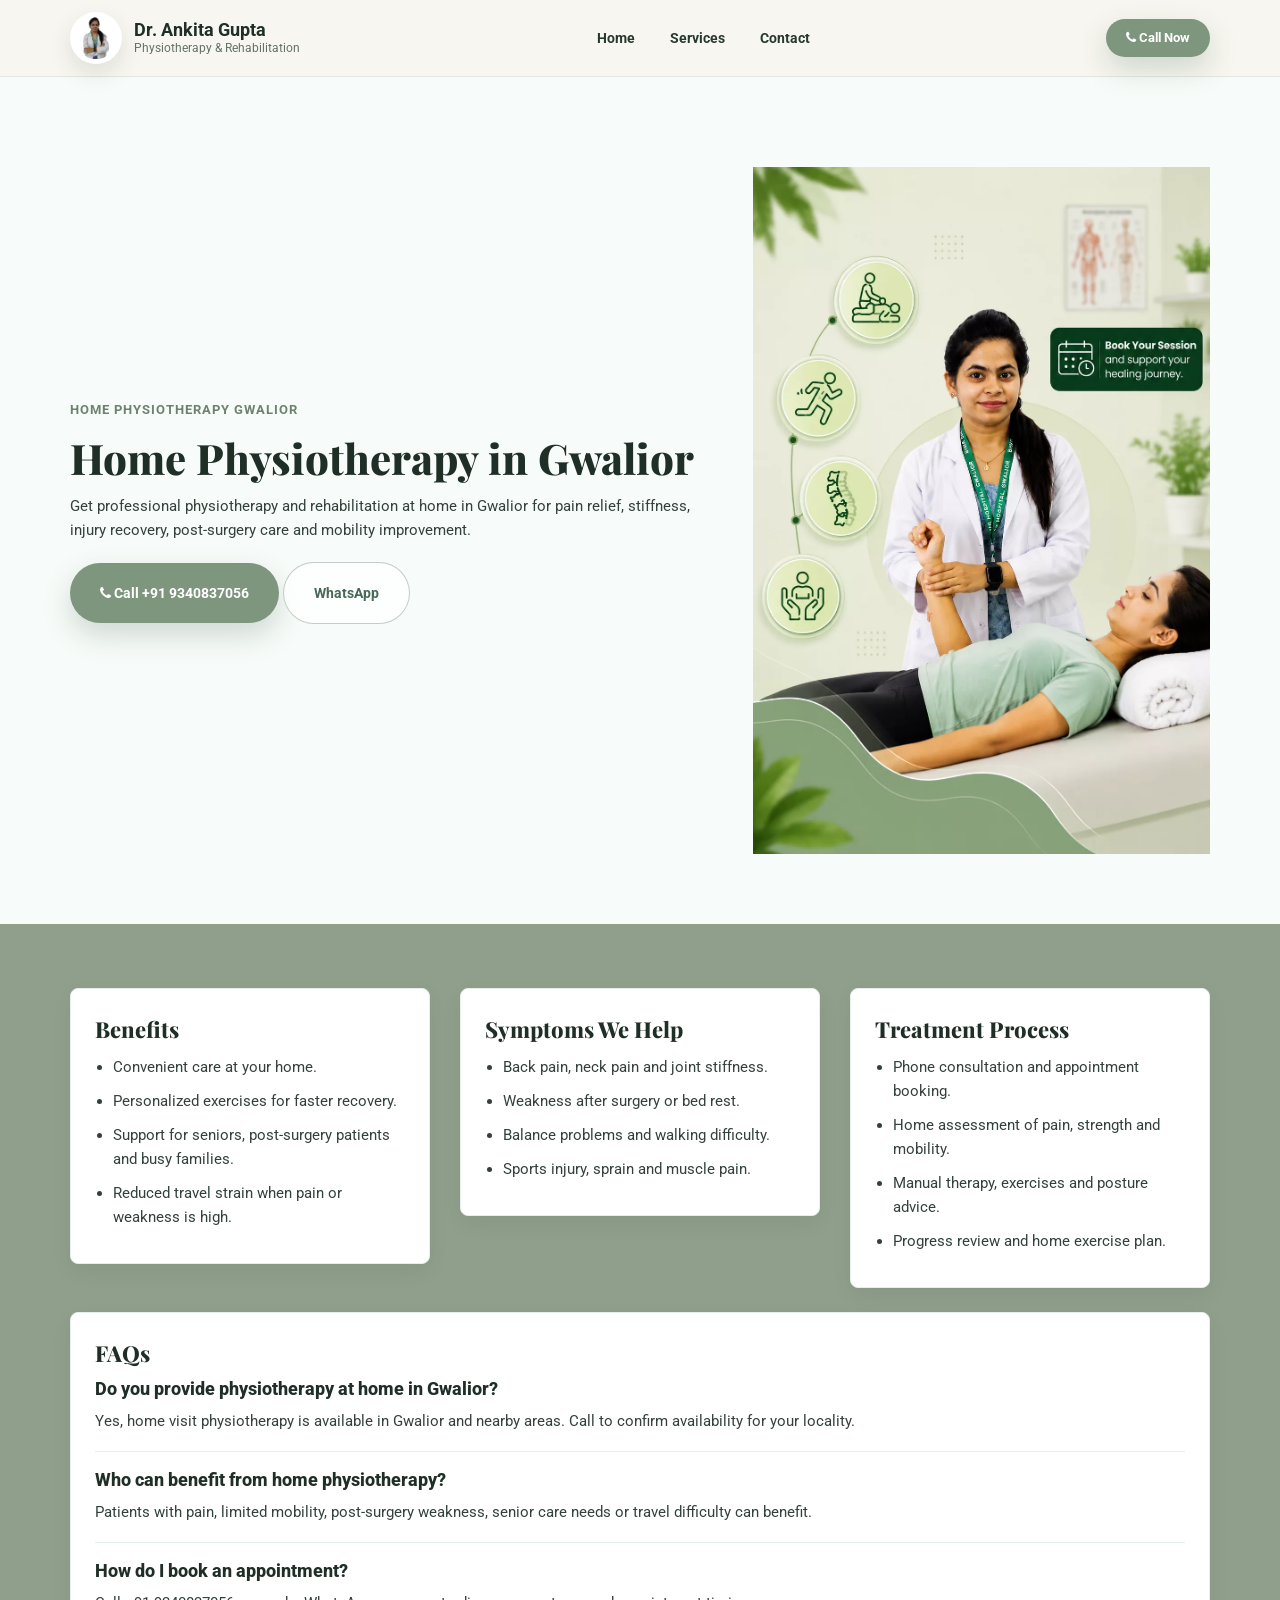
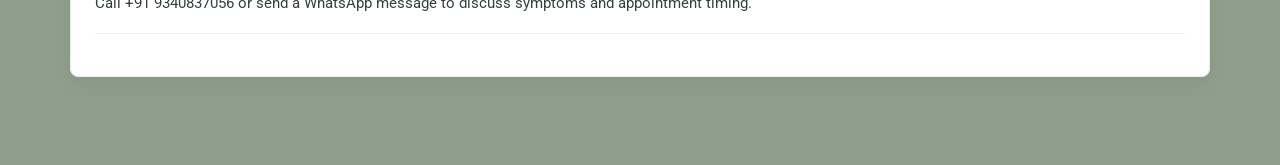
<file: home-physiotherapy-gwalior.html>
<!DOCTYPE html>
<html lang="en">
<head>
    <meta charset="utf-8">
    <meta http-equiv="X-UA-Compatible" content="IE=edge">
    <meta name="viewport" content="width=device-width, initial-scale=1">
    <meta name="description" content="Book home physiotherapy in Gwalior with Dr Ankita Gupta for pain relief, mobility improvement, post-surgery recovery and rehabilitation at home.">
    <meta name="robots" content="index, follow, max-image-preview:large">
    <link rel="canonical" href="https://dr-ankitagupta.github.io/ankita-physio-website/home-physiotherapy-gwalior.html">
    <title>Home Physiotherapy in Gwalior | Dr Ankita Gupta</title>
    <link href="css/bootstrap.min.css" rel="stylesheet">
    <link href="https://fonts.googleapis.com/css?family=Playfair+Display:600,700|Roboto:300,400,500,700" rel="stylesheet">
    <link href="css/font-awesome.min.css" rel="stylesheet">
    <link href="css/style.css" rel="stylesheet">
    <link href="css/ankita-enhanced.css" rel="stylesheet">
    <link rel="icon" href="images/logo.png" type="image/x-icon">
    <script type="application/ld+json">
        {
            "@context": "https://schema.org",
            "@type": "Service",
            "name": "Home Physiotherapy in Gwalior",
            "provider": {
                "@type": ["LocalBusiness", "MedicalBusiness"],
                "name": "Dr Ankita Gupta Physiotherapy",
                "telephone": "+919340837056",
                "address": {
                    "@type": "PostalAddress",
                    "addressLocality": "Gwalior",
                    "addressRegion": "Madhya Pradesh",
                    "addressCountry": "India"
                }
            },
            "areaServed": "Gwalior"
        }
    </script>
</head>
<body class="home-redesign">
    <header class="clinic-header">
        <div class="container">
            <div class="clinic-nav">
                <a class="clinic-brand" href="index.html" aria-label="Dr Ankita Gupta home">
                    <img src="images/dr-ankita-gupta-physiotherapy-logo.webp" alt="Dr Ankita Gupta Physiotherapy logo">
                    <span><strong>Dr. Ankita Gupta</strong><small>Physiotherapy &amp; Rehabilitation</small></span>
                </a>
                <nav class="clinic-menu" aria-label="Main navigation">
                    <a href="index.html">Home</a>
                    <a href="index.html#services">Services</a>
                    <a href="index.html#contact">Contact</a>
                </nav>
                <a class="btn btn-default nav-cta" href="tel:9340837056"><i class="fa fa-phone"></i> Call Now</a>
            </div>
        </div>
    </header>
    <main>
        <section class="seo-page-hero">
            <div class="container">
                <div class="row middle-row">
                    <div class="col-md-7">
                        <span class="eyebrow">Home Physiotherapy Gwalior</span>
                        <h1>Home Physiotherapy in Gwalior</h1>
                        <p>Get professional physiotherapy and rehabilitation at home in Gwalior for pain relief, stiffness, injury recovery, post-surgery care and mobility improvement.</p>
                        <a class="btn btn-default btn-lg" href="tel:9340837056"><i class="fa fa-phone"></i> Call +91 9340837056</a>
                        <a class="btn btn-outline btn-lg" href="https://wa.me/919340837056">WhatsApp</a>
                    </div>
                    <div class="col-md-5">
                        <picture>
                            <source srcset="images/home-physiotherapy-gwalior-dr-ankita-gupta.webp" type="image/webp">
                            <img src="images/home-physiotherapy-gwalior-dr-ankita-gupta.jpg" alt="Home physiotherapy treatment in Gwalior" class="img-responsive" decoding="async">
                        </picture>
                    </div>
                </div>
            </div>
        </section>
        <section class="seo-page-section">
            <div class="container">
                <div class="row">
                    <div class="col-md-4"><div class="seo-card"><h2>Benefits</h2><ul class="seo-list"><li>Convenient care at your home.</li><li>Personalized exercises for faster recovery.</li><li>Support for seniors, post-surgery patients and busy families.</li><li>Reduced travel strain when pain or weakness is high.</li></ul></div></div>
                    <div class="col-md-4"><div class="seo-card"><h2>Symptoms We Help</h2><ul class="seo-list"><li>Back pain, neck pain and joint stiffness.</li><li>Weakness after surgery or bed rest.</li><li>Balance problems and walking difficulty.</li><li>Sports injury, sprain and muscle pain.</li></ul></div></div>
                    <div class="col-md-4"><div class="seo-card"><h2>Treatment Process</h2><ul class="seo-list"><li>Phone consultation and appointment booking.</li><li>Home assessment of pain, strength and mobility.</li><li>Manual therapy, exercises and posture advice.</li><li>Progress review and home exercise plan.</li></ul></div></div>
                </div>
                <div class="seo-card">
                    <h2>FAQs</h2>
                    <div class="faq-item"><h3>Do you provide physiotherapy at home in Gwalior?</h3><p>Yes, home visit physiotherapy is available in Gwalior and nearby areas. Call to confirm availability for your locality.</p></div>
                    <div class="faq-item"><h3>Who can benefit from home physiotherapy?</h3><p>Patients with pain, limited mobility, post-surgery weakness, senior care needs or travel difficulty can benefit.</p></div>
                    <div class="faq-item"><h3>How do I book an appointment?</h3><p>Call +91 9340837056 or send a WhatsApp message to discuss symptoms and appointment timing.</p></div>
                </div>
            </div>
        </section>
    </main>
</body>
</html>
</file>
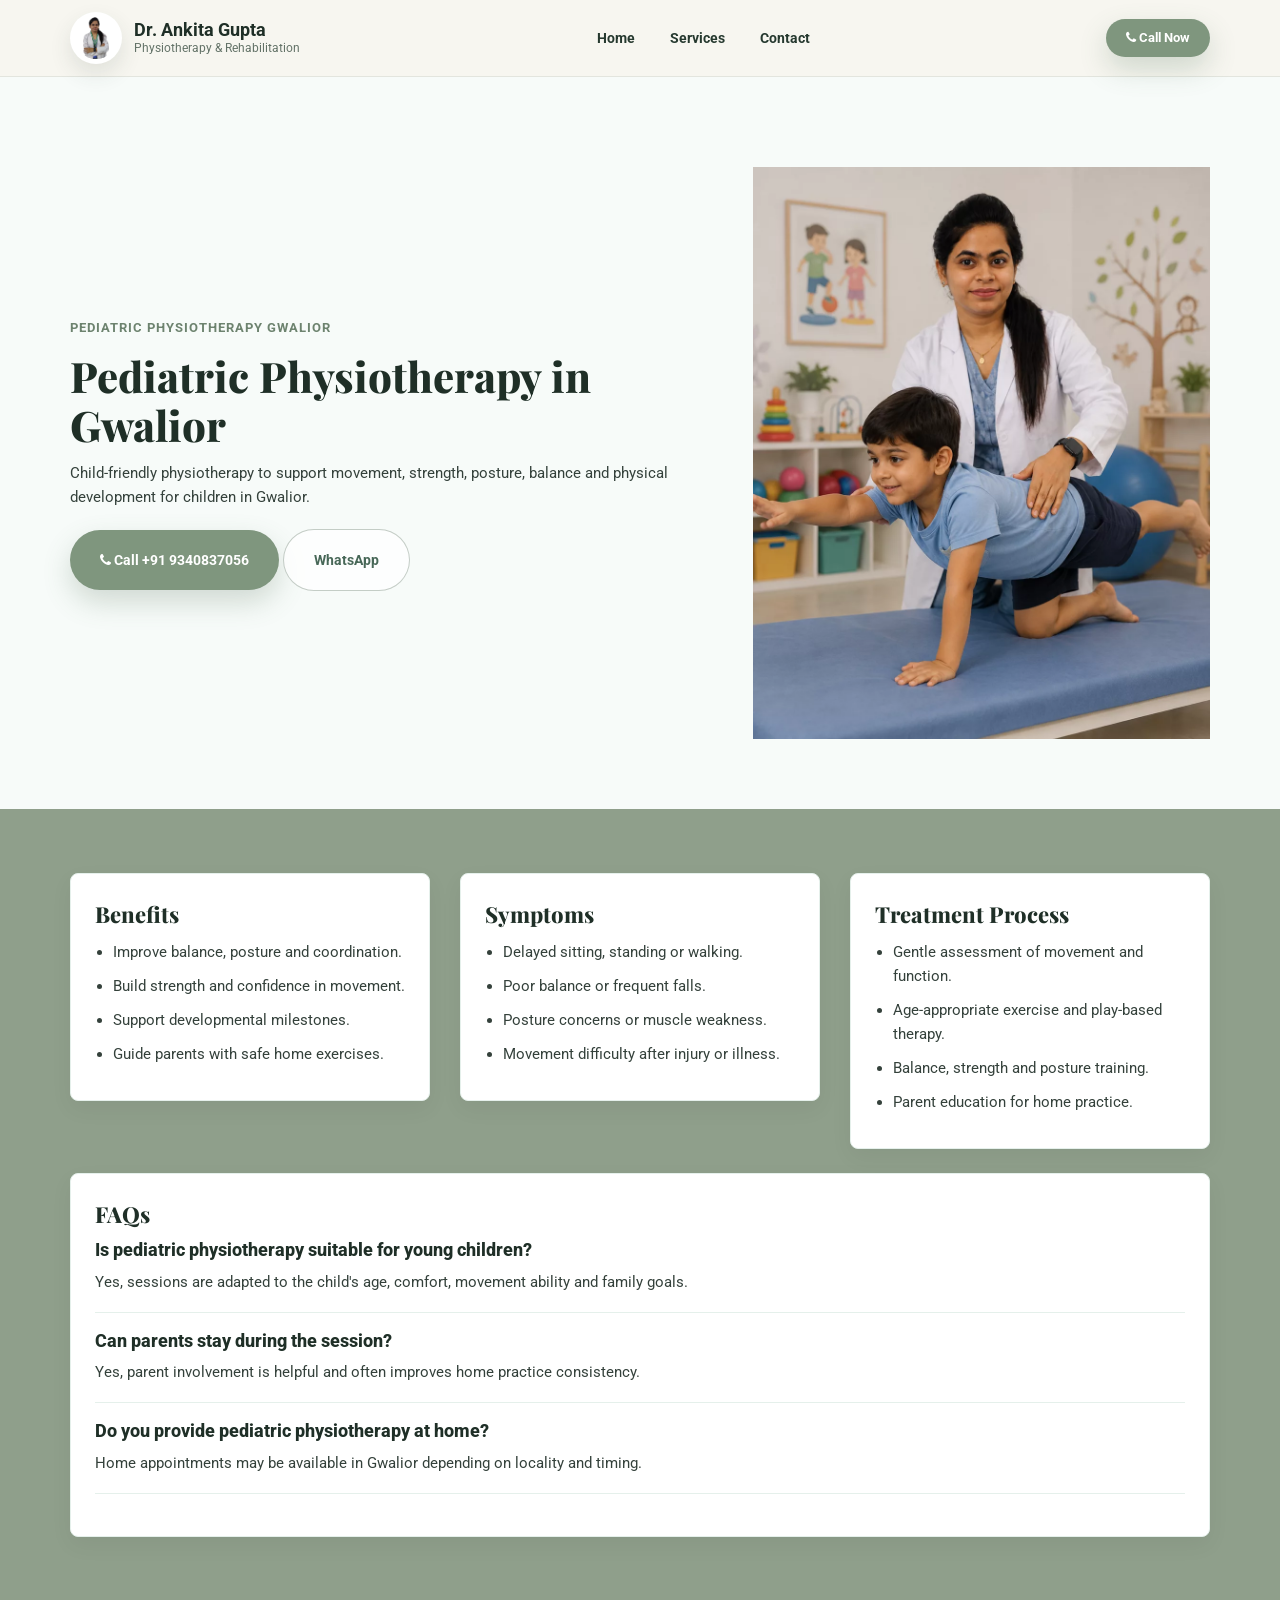
<file: pediatric-physiotherapy-gwalior.html>
<!DOCTYPE html>
<html lang="en">
<head>
    <meta charset="utf-8">
    <meta http-equiv="X-UA-Compatible" content="IE=edge">
    <meta name="viewport" content="width=device-width, initial-scale=1">
    <meta name="description" content="Pediatric physiotherapy in Gwalior by Dr Ankita Gupta for children needing movement, posture, balance, strength and developmental support.">
    <meta name="robots" content="index, follow, max-image-preview:large">
    <link rel="canonical" href="https://dr-ankitagupta.github.io/ankita-physio-website/pediatric-physiotherapy-gwalior.html">
    <title>Pediatric Physiotherapy in Gwalior | Dr Ankita Gupta</title>
    <link href="css/bootstrap.min.css" rel="stylesheet">
    <link href="https://fonts.googleapis.com/css?family=Playfair+Display:600,700|Roboto:300,400,500,700" rel="stylesheet">
    <link href="css/font-awesome.min.css" rel="stylesheet">
    <link href="css/style.css" rel="stylesheet">
    <link href="css/ankita-enhanced.css" rel="stylesheet">
    <link rel="icon" href="images/logo.png" type="image/x-icon">
    <script type="application/ld+json">
        {"@context":"https://schema.org","@type":"Service","name":"Pediatric Physiotherapy in Gwalior","provider":{"@type":["LocalBusiness","MedicalBusiness"],"name":"Dr Ankita Gupta Physiotherapy","telephone":"+919340837056","address":{"@type":"PostalAddress","addressLocality":"Gwalior","addressRegion":"Madhya Pradesh","addressCountry":"India"}},"areaServed":"Gwalior"}
    </script>
</head>
<body class="home-redesign">
    <header class="clinic-header"><div class="container"><div class="clinic-nav"><a class="clinic-brand" href="index.html"><img src="images/dr-ankita-gupta-physiotherapy-logo.webp" alt="Dr Ankita Gupta Physiotherapy logo"><span><strong>Dr. Ankita Gupta</strong><small>Physiotherapy &amp; Rehabilitation</small></span></a><nav class="clinic-menu"><a href="index.html">Home</a><a href="index.html#services">Services</a><a href="index.html#contact">Contact</a></nav><a class="btn btn-default nav-cta" href="tel:9340837056"><i class="fa fa-phone"></i> Call Now</a></div></div></header>
    <main>
        <section class="seo-page-hero"><div class="container"><div class="row middle-row"><div class="col-md-7"><span class="eyebrow">Pediatric Physiotherapy Gwalior</span><h1>Pediatric Physiotherapy in Gwalior</h1><p>Child-friendly physiotherapy to support movement, strength, posture, balance and physical development for children in Gwalior.</p><a class="btn btn-default btn-lg" href="tel:9340837056"><i class="fa fa-phone"></i> Call +91 9340837056</a> <a class="btn btn-outline btn-lg" href="https://wa.me/919340837056">WhatsApp</a></div><div class="col-md-5"><picture><source srcset="images/pediatric-physiotherapy-gwalior.webp" type="image/webp"><img src="images/pediatric-physiotherapy-gwalior.jpg" alt="Pediatric physiotherapy in Gwalior" class="img-responsive" decoding="async"></picture></div></div></div></section>
        <section class="seo-page-section"><div class="container"><div class="row"><div class="col-md-4"><div class="seo-card"><h2>Benefits</h2><ul class="seo-list"><li>Improve balance, posture and coordination.</li><li>Build strength and confidence in movement.</li><li>Support developmental milestones.</li><li>Guide parents with safe home exercises.</li></ul></div></div><div class="col-md-4"><div class="seo-card"><h2>Symptoms</h2><ul class="seo-list"><li>Delayed sitting, standing or walking.</li><li>Poor balance or frequent falls.</li><li>Posture concerns or muscle weakness.</li><li>Movement difficulty after injury or illness.</li></ul></div></div><div class="col-md-4"><div class="seo-card"><h2>Treatment Process</h2><ul class="seo-list"><li>Gentle assessment of movement and function.</li><li>Age-appropriate exercise and play-based therapy.</li><li>Balance, strength and posture training.</li><li>Parent education for home practice.</li></ul></div></div></div><div class="seo-card"><h2>FAQs</h2><div class="faq-item"><h3>Is pediatric physiotherapy suitable for young children?</h3><p>Yes, sessions are adapted to the child's age, comfort, movement ability and family goals.</p></div><div class="faq-item"><h3>Can parents stay during the session?</h3><p>Yes, parent involvement is helpful and often improves home practice consistency.</p></div><div class="faq-item"><h3>Do you provide pediatric physiotherapy at home?</h3><p>Home appointments may be available in Gwalior depending on locality and timing.</p></div></div></div></section>
    </main>
</body>
</html>
</file>
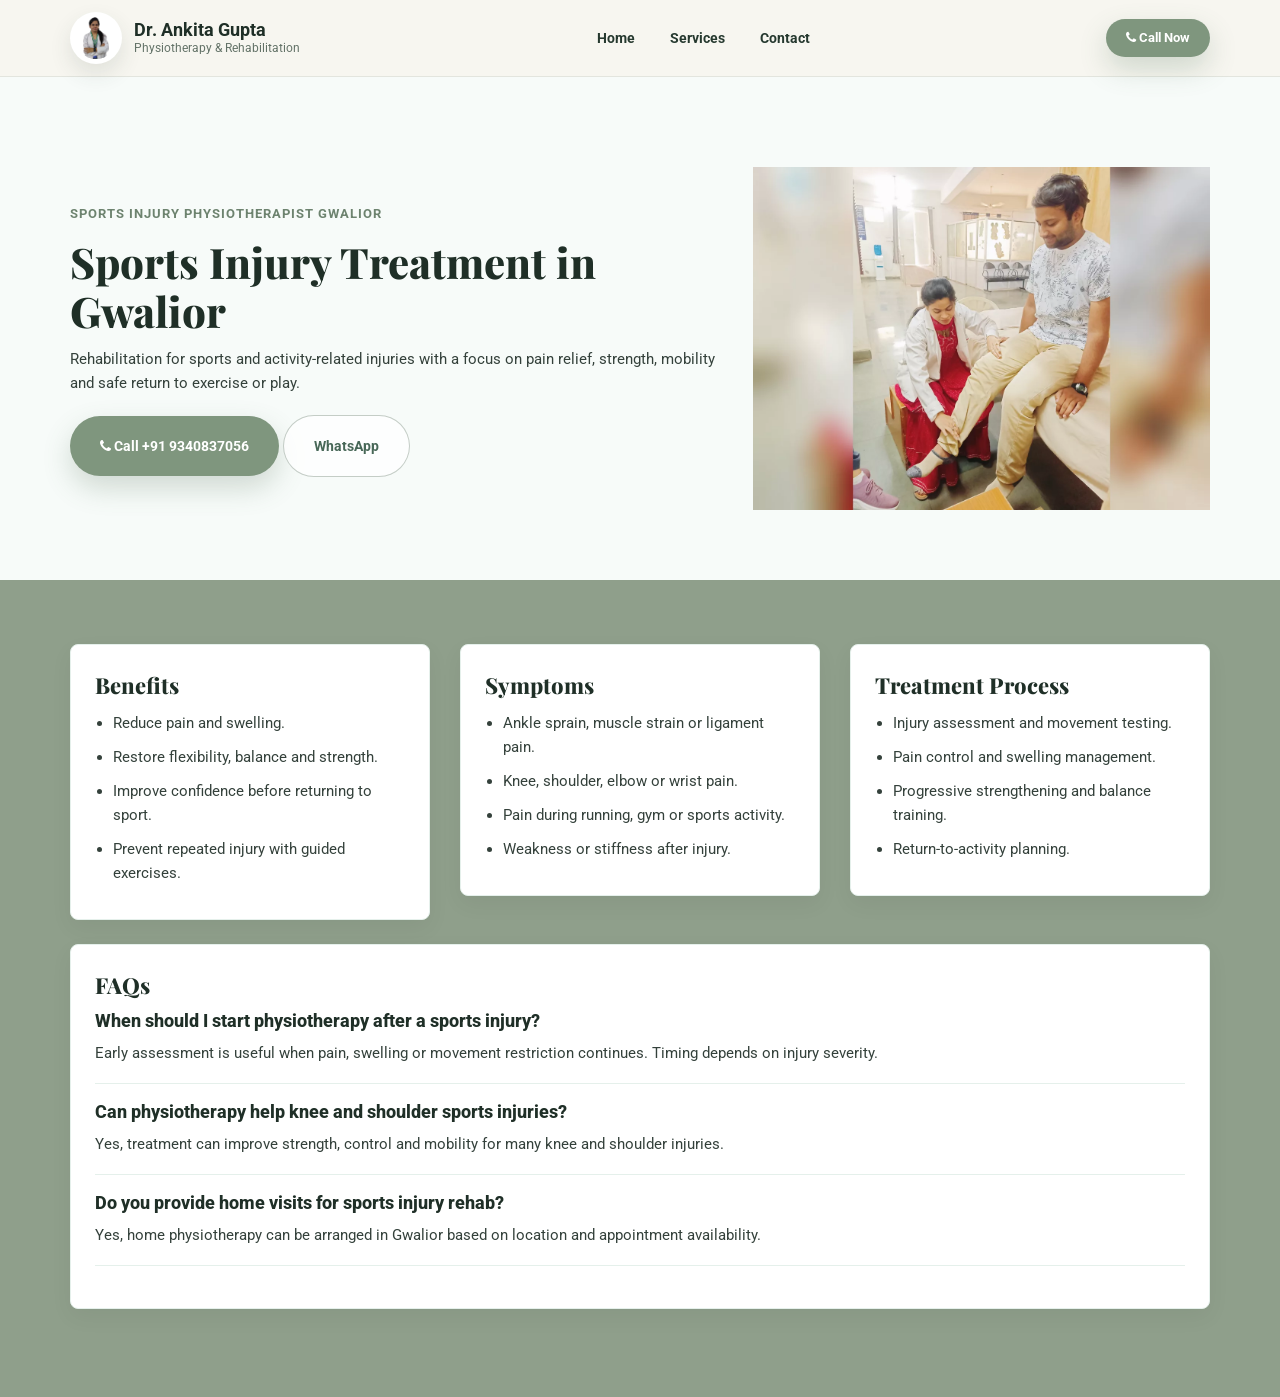
<file: sports-injury-treatment-gwalior.html>
<!DOCTYPE html>
<html lang="en">
<head>
    <meta charset="utf-8">
    <meta http-equiv="X-UA-Compatible" content="IE=edge">
    <meta name="viewport" content="width=device-width, initial-scale=1">
    <meta name="description" content="Sports injury treatment in Gwalior for sprains, strains, knee pain, shoulder pain and return-to-activity rehabilitation with Dr Ankita Gupta.">
    <meta name="robots" content="index, follow, max-image-preview:large">
    <link rel="canonical" href="https://dr-ankitagupta.github.io/ankita-physio-website/sports-injury-treatment-gwalior.html">
    <title>Sports Injury Treatment in Gwalior | Dr Ankita Gupta</title>
    <link href="css/bootstrap.min.css" rel="stylesheet">
    <link href="https://fonts.googleapis.com/css?family=Playfair+Display:600,700|Roboto:300,400,500,700" rel="stylesheet">
    <link href="css/font-awesome.min.css" rel="stylesheet">
    <link href="css/style.css" rel="stylesheet">
    <link href="css/ankita-enhanced.css" rel="stylesheet">
    <link rel="icon" href="images/logo.png" type="image/x-icon">
    <script type="application/ld+json">
        {"@context":"https://schema.org","@type":"Service","name":"Sports Injury Treatment in Gwalior","provider":{"@type":["LocalBusiness","MedicalBusiness"],"name":"Dr Ankita Gupta Physiotherapy","telephone":"+919340837056","address":{"@type":"PostalAddress","addressLocality":"Gwalior","addressRegion":"Madhya Pradesh","addressCountry":"India"}},"areaServed":"Gwalior"}
    </script>
</head>
<body class="home-redesign">
    <header class="clinic-header"><div class="container"><div class="clinic-nav"><a class="clinic-brand" href="index.html"><img src="images/dr-ankita-gupta-physiotherapy-logo.webp" alt="Dr Ankita Gupta Physiotherapy logo"><span><strong>Dr. Ankita Gupta</strong><small>Physiotherapy &amp; Rehabilitation</small></span></a><nav class="clinic-menu"><a href="index.html">Home</a><a href="index.html#services">Services</a><a href="index.html#contact">Contact</a></nav><a class="btn btn-default nav-cta" href="tel:9340837056"><i class="fa fa-phone"></i> Call Now</a></div></div></header>
    <main>
        <section class="seo-page-hero"><div class="container"><div class="row middle-row"><div class="col-md-7"><span class="eyebrow">Sports Injury Physiotherapist Gwalior</span><h1>Sports Injury Treatment in Gwalior</h1><p>Rehabilitation for sports and activity-related injuries with a focus on pain relief, strength, mobility and safe return to exercise or play.</p><a class="btn btn-default btn-lg" href="tel:9340837056"><i class="fa fa-phone"></i> Call +91 9340837056</a> <a class="btn btn-outline btn-lg" href="https://wa.me/919340837056">WhatsApp</a></div><div class="col-md-5"><picture><source srcset="images/sports-injury-physiotherapy-gwalior.webp" type="image/webp"><img src="images/sportInjury.jpg" alt="Sports injury physiotherapy in Gwalior" class="img-responsive" decoding="async"></picture></div></div></div></section>
        <section class="seo-page-section"><div class="container"><div class="row"><div class="col-md-4"><div class="seo-card"><h2>Benefits</h2><ul class="seo-list"><li>Reduce pain and swelling.</li><li>Restore flexibility, balance and strength.</li><li>Improve confidence before returning to sport.</li><li>Prevent repeated injury with guided exercises.</li></ul></div></div><div class="col-md-4"><div class="seo-card"><h2>Symptoms</h2><ul class="seo-list"><li>Ankle sprain, muscle strain or ligament pain.</li><li>Knee, shoulder, elbow or wrist pain.</li><li>Pain during running, gym or sports activity.</li><li>Weakness or stiffness after injury.</li></ul></div></div><div class="col-md-4"><div class="seo-card"><h2>Treatment Process</h2><ul class="seo-list"><li>Injury assessment and movement testing.</li><li>Pain control and swelling management.</li><li>Progressive strengthening and balance training.</li><li>Return-to-activity planning.</li></ul></div></div></div><div class="seo-card"><h2>FAQs</h2><div class="faq-item"><h3>When should I start physiotherapy after a sports injury?</h3><p>Early assessment is useful when pain, swelling or movement restriction continues. Timing depends on injury severity.</p></div><div class="faq-item"><h3>Can physiotherapy help knee and shoulder sports injuries?</h3><p>Yes, treatment can improve strength, control and mobility for many knee and shoulder injuries.</p></div><div class="faq-item"><h3>Do you provide home visits for sports injury rehab?</h3><p>Yes, home physiotherapy can be arranged in Gwalior based on location and appointment availability.</p></div></div></div></section>
    </main>
</body>
</html>
</file>
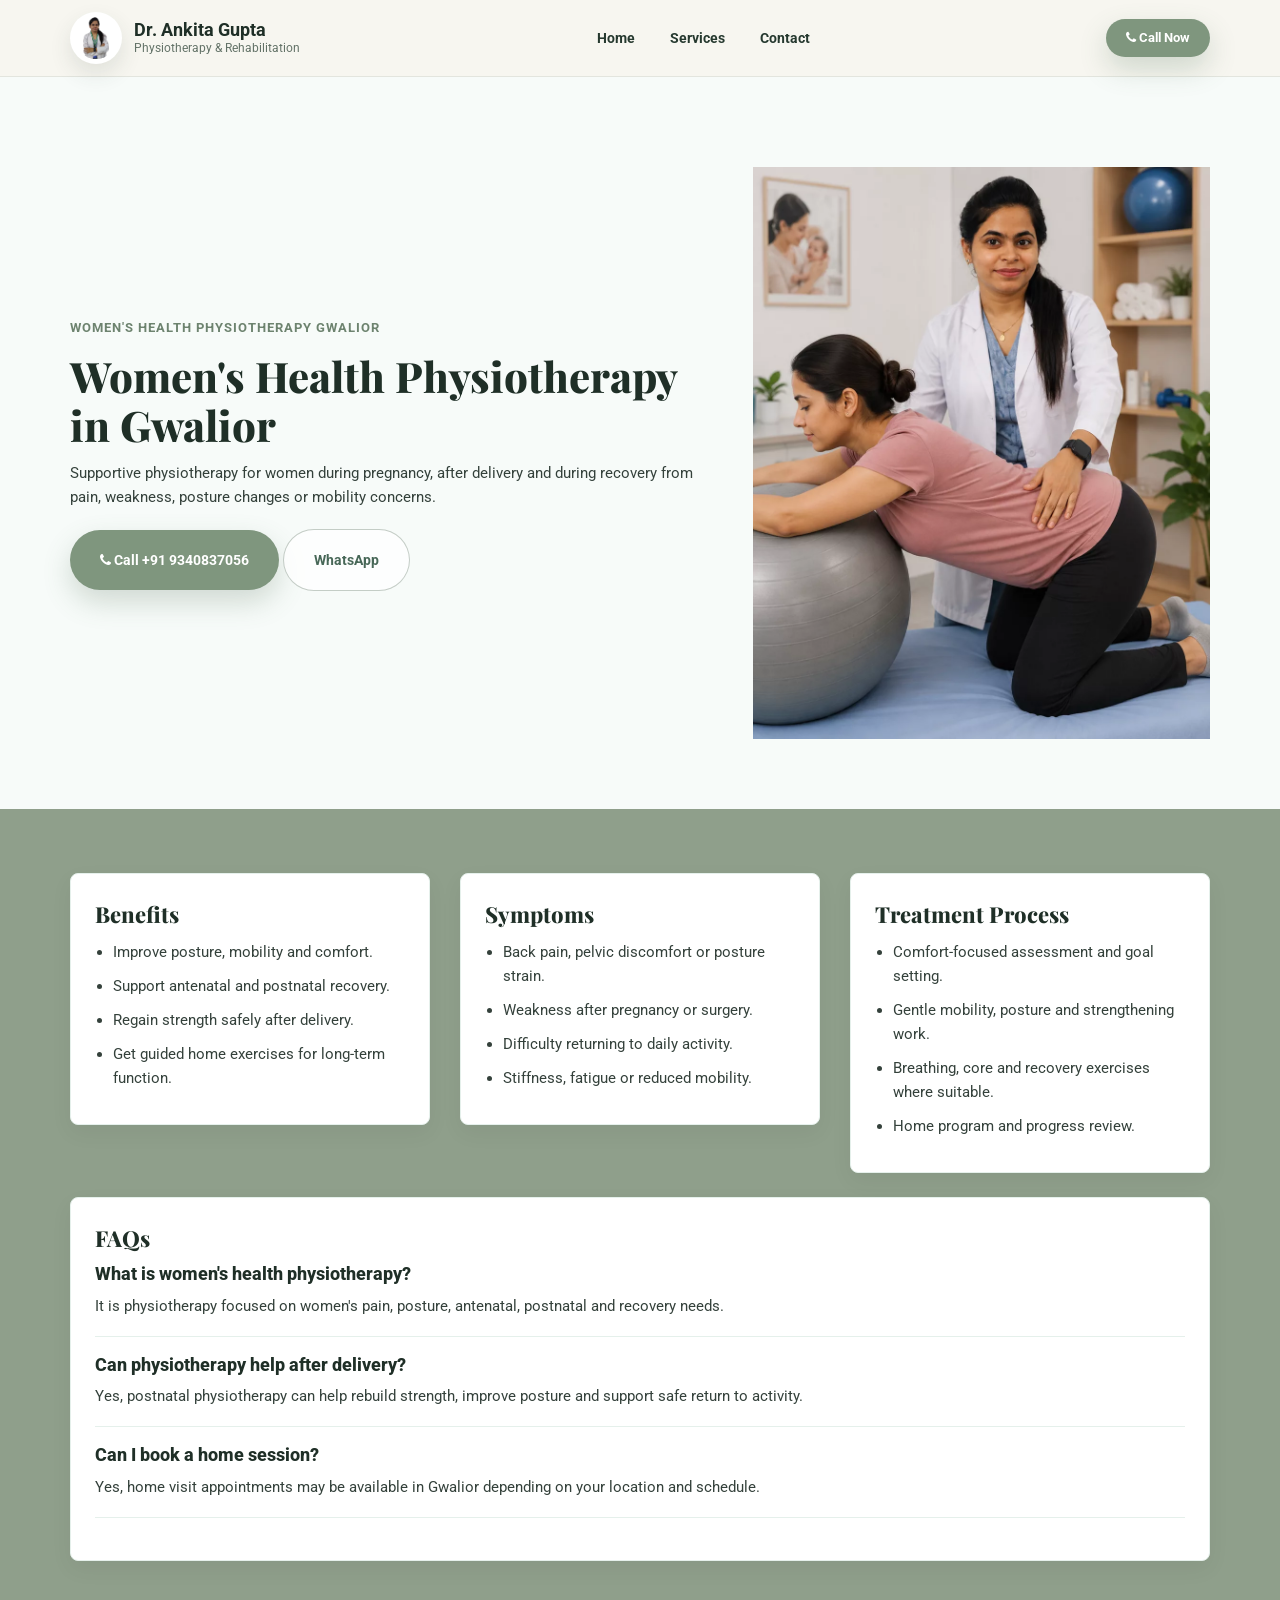
<file: women-health-physiotherapy-gwalior.html>
<!DOCTYPE html>
<html lang="en">
<head>
    <meta charset="utf-8">
    <meta http-equiv="X-UA-Compatible" content="IE=edge">
    <meta name="viewport" content="width=device-width, initial-scale=1">
    <meta name="description" content="Women's health physiotherapy in Gwalior by Dr Ankita Gupta for antenatal, postnatal, posture, pain, pelvic health and recovery support.">
    <meta name="robots" content="index, follow, max-image-preview:large">
    <link rel="canonical" href="https://dr-ankitagupta.github.io/ankita-physio-website/women-health-physiotherapy-gwalior.html">
    <title>Women's Health Physiotherapy in Gwalior | Dr Ankita Gupta</title>
    <link href="css/bootstrap.min.css" rel="stylesheet">
    <link href="https://fonts.googleapis.com/css?family=Playfair+Display:600,700|Roboto:300,400,500,700" rel="stylesheet">
    <link href="css/font-awesome.min.css" rel="stylesheet">
    <link href="css/style.css" rel="stylesheet">
    <link href="css/ankita-enhanced.css" rel="stylesheet">
    <link rel="icon" href="images/logo.png" type="image/x-icon">
    <script type="application/ld+json">
        {"@context":"https://schema.org","@type":"Service","name":"Women's Health Physiotherapy in Gwalior","provider":{"@type":["LocalBusiness","MedicalBusiness"],"name":"Dr Ankita Gupta Physiotherapy","telephone":"+919340837056","address":{"@type":"PostalAddress","addressLocality":"Gwalior","addressRegion":"Madhya Pradesh","addressCountry":"India"}},"areaServed":"Gwalior"}
    </script>
</head>
<body class="home-redesign">
    <header class="clinic-header"><div class="container"><div class="clinic-nav"><a class="clinic-brand" href="index.html"><img src="images/dr-ankita-gupta-physiotherapy-logo.webp" alt="Dr Ankita Gupta Physiotherapy logo"><span><strong>Dr. Ankita Gupta</strong><small>Physiotherapy &amp; Rehabilitation</small></span></a><nav class="clinic-menu"><a href="index.html">Home</a><a href="index.html#services">Services</a><a href="index.html#contact">Contact</a></nav><a class="btn btn-default nav-cta" href="tel:9340837056"><i class="fa fa-phone"></i> Call Now</a></div></div></header>
    <main>
        <section class="seo-page-hero"><div class="container"><div class="row middle-row"><div class="col-md-7"><span class="eyebrow">Women's Health Physiotherapy Gwalior</span><h1>Women's Health Physiotherapy in Gwalior</h1><p>Supportive physiotherapy for women during pregnancy, after delivery and during recovery from pain, weakness, posture changes or mobility concerns.</p><a class="btn btn-default btn-lg" href="tel:9340837056"><i class="fa fa-phone"></i> Call +91 9340837056</a> <a class="btn btn-outline btn-lg" href="https://wa.me/919340837056">WhatsApp</a></div><div class="col-md-5"><picture><source srcset="images/postnatal-physiotherapy-gwalior.webp" type="image/webp"><img src="images/postnatal-physiotherapy-gwalior.jpg" alt="Women's health physiotherapy in Gwalior" class="img-responsive" decoding="async"></picture></div></div></div></section>
        <section class="seo-page-section"><div class="container"><div class="row"><div class="col-md-4"><div class="seo-card"><h2>Benefits</h2><ul class="seo-list"><li>Improve posture, mobility and comfort.</li><li>Support antenatal and postnatal recovery.</li><li>Regain strength safely after delivery.</li><li>Get guided home exercises for long-term function.</li></ul></div></div><div class="col-md-4"><div class="seo-card"><h2>Symptoms</h2><ul class="seo-list"><li>Back pain, pelvic discomfort or posture strain.</li><li>Weakness after pregnancy or surgery.</li><li>Difficulty returning to daily activity.</li><li>Stiffness, fatigue or reduced mobility.</li></ul></div></div><div class="col-md-4"><div class="seo-card"><h2>Treatment Process</h2><ul class="seo-list"><li>Comfort-focused assessment and goal setting.</li><li>Gentle mobility, posture and strengthening work.</li><li>Breathing, core and recovery exercises where suitable.</li><li>Home program and progress review.</li></ul></div></div></div><div class="seo-card"><h2>FAQs</h2><div class="faq-item"><h3>What is women's health physiotherapy?</h3><p>It is physiotherapy focused on women's pain, posture, antenatal, postnatal and recovery needs.</p></div><div class="faq-item"><h3>Can physiotherapy help after delivery?</h3><p>Yes, postnatal physiotherapy can help rebuild strength, improve posture and support safe return to activity.</p></div><div class="faq-item"><h3>Can I book a home session?</h3><p>Yes, home visit appointments may be available in Gwalior depending on your location and schedule.</p></div></div></div></section>
    </main>
</body>
</html>
</file>
<file: css/style.css>
@charset "UTF-8";

/* CSS Document */

/*------------------------------------------------------------------

Template Name:      Free Physiotherapy Website Template Download
Version:            1.0.0
Created Date:       30/03/2017 
Author:             Jitu Chauhan 

------------------------------------------------------------------
[CSS Table of contents]

1.  Body / Typography 
2.  Form Elements
3.  Buttons
4.  General / Elements
        4.1 Section space
        4.2 Margin space
        4.3 Padding space
        4.4 Background color
        4.5 Features
        4.7 Call to actions
        4.8 Img hover effect
        4.9 Icon
        -----------------------
5. Header / Navigations
        5.1 Header Regular
        5.2 Header Transparent
        5.3 Navigation Regular
        5.4 Page Header

        -----------------------
6. Slider
        6.1 Slider
        -----------------------
7. Content
8. Footers
9. Pages
    9.1  Service
    9.2  Service Single / sidebar with sidenav
    9.3  Testimonial
    9.4  Contact us
    9.5  Styleguide
    ------------------------------------
10.Blog
    10.1 Blog Default
    10.2 Blog Single
    ------------------------------------
11.Sidebar
    11.1 Widget
    ------------------------------------

13. Media Queries

------------------------------------------------------------------*/

/*-----------------------------------
    1. Body / Typography 
-----------------------------------*/

body { -webkit-font-smoothing: antialiased; text-rendering: optimizeLegibility; font-size: 15px; background-color: #fff; color: #6f6f6f; font-family: 'Roboto', sans-serif; line-height: 24px; }
h1, h2, h3, h4, h5, h6 { margin: 0; padding: 0; margin-bottom: 10px; color: #3c3c3c; font-weight: 400; font-family: 'Roboto', sans-serif; }
h1 { font-size: 30px; line-height: 42px; }
h1.heading-line:after { display: block; position: relative; left: 0; border-radius: 3px; content: " "; border-bottom: 3px solid #e4e0d8; width: 30px; padding-bottom: 30px; }
h2 { font-size: 22px; line-height: 32px; }
h3 { font-size: 18px; }
h4 { font-size: 16px; line-height: 24px; margin-bottom: 10px; }
h5 { font-size: 14px; }
h6 { font-size: 12px; }
p { margin: 0 0 20px; }
p:last-child { margin-bottom: 0px; }
ul, ol { margin: 0; }
ul li, ol li { }
a { color: #0eb769; text-decoration: none; -webkit-transition: all 0.3s; -moz-transition: all 0.3s; transition: all 0.3s; }
a:focus, a:hover { text-decoration: none; color: #019852; }
strong { }
.listnoneContact {  padding: 0px; }
.lead { font-size: 21px; color: #3c3c3c; font-weight: 400; }
.italic { font-style: italic; }
.small-text { color: #b4b1ac; font-size: 12px; }
.text-caps { text-transform: uppercase; letter-spacing: 2px; }
::selection { background: #ffecb3; color: #333; }
h3 small { font-weight: 400; line-height: 1; color: #0eb769; font-size: 14px; }
.bdr-btm { border-bottom: 1px solid #f1f3f8; margin-bottom: 30px; }
hr { margin-top: 20px; margin-bottom: 20px; border: 0; border-top: 1px solid #f1f3f8; }
blockquote { padding: 10px 20px; margin: 0px; font-size: 21px; line-height: 32px; color: #3c3c3c; font-style: italic; border-left: 5px solid #0eb769; }

/*-------------- align ------------*/

/* =WordPress Core
-------------------------------------------------------------- */

.alignnone { margin: 5px 20px 20px 0; }
.aligncenter, div.aligncenter { display: block; margin: 5px auto 5px auto; }
.alignright { float: right; margin: 0px 0 30px 30px; width: 100%;}
.alignleft { float: left; margin: 0px 30px 0px 0; width: 100%; }
a img.alignright { float: right; margin: 0px 0 30px 30px; }
a img.alignnone { margin: 5px 20px 20px 0; }
a img.alignleft { float: left; margin: 5px 20px 20px 0; }
a img.aligncenter { display: block; margin-left: auto; margin-right: auto; }
.wp-caption { background: #fff; border: 1px solid #f0f0f0; max-width: 96%;    /* Image does not overflow the content area */ padding: 5px 3px 10px; text-align: center; }
.wp-caption.alignnone { margin: 5px 20px 20px 0; }
.wp-caption.alignleft { margin: 5px 20px 20px 0; }
.wp-caption.alignright { margin: 5px 0 20px 20px; }
.wp-caption img { border: 0 none; height: auto; margin: 0; max-width: 98.5%; padding: 0; width: auto; }
.wp-caption p.wp-caption-text { font-size: 11px; line-height: 17px; margin: 0; padding: 0 4px 5px; }

/*-----------------------------------
    2. Form css 
-----------------------------------*/
label { }
.control-label { color: #474747; font-weight: 700; font-size: 12px; text-transform: uppercase; }
.form-control { width: 100%; height: 50px; padding: 6px 12px; font-size: 16px; line-height: 1.42857143; color: #333; background-color: #fff; border: 1px solid #dbe7e1; background-image: none; border-radius: 0px; -webkit-box-shadow: inset 0 0px 0px rgba(255, 255, 255, .075); box-shadow: inset 3px 3px 3px rgba(255, 255, 255, .075); margin-bottom: 15px; }
.form-control:focus { border-color: #c8d8d0; outline: 0; -webkit-box-shadow: inset 0 1px 1px rgba(255, 255, 255, .075), 0 0 8px rgba(255, 255, 255, .6); box-shadow: inset 0 3px 3px rgba(255, 255, 255, .075), 0 0 8px rgba(235, 237, 238, .6); background-color: #f4faf7; }
.textarea.form-control { background-color: #f6f8f9; height: auto; }
.required { }
.form-news-letter .form-control { float: left; width: 75%; margin-right: 10px; }
.form-group { margin-bottom: 10px; }
.get-in-touch { }
.get-in-touch .form-control { margin-bottom: 10px; }

/*-----------------------------------
    3. Buttons 
-----------------------------------*/
.btn { display: inline-block; padding: 10px 20px; margin-bottom: 0; font-size: 13px; font-weight: 800; letter-spacing: 1px; line-height: 1.42857143; text-align: center; border: none; text-transform: uppercase; border-radius: 0px; }
.btn-default { color: #fff; background-color: #0eb769; }
.btn-default:hover { color: #fff; background-color: #019852; border-color: #019852; }
.btn-default.focus, .btn-default:focus { color: #fff; background-color: #019852; border-color: #019852; }
.btn-primary { background-color: #474747; color: #fff; }
.btn-primary:hover { background-color: #333; color: #fff; }
.btn-primary.focus, .btn-primary:focus { }
.btn-white { color: #0eb769; background-color: #fff; border: 1px solid #fff; }
.btn-white:hover { background-color: #019852; border-color: #019852; color: #fff; }
.btn-white.focus, .btn-white:focus { background-color: #019852; border-color: #019852; color: #fff; }
.btn-link { color: #98989c; text-transform: uppercase; font-size: 12px; font-weight: 700; letter-spacing: 2px; border-bottom: 1px solid #98989c; padding-bottom: 2px; }
.btn-link:hover { color: #0eb769; font-weight: 700; text-decoration: none; border-bottom: 1px solid #0eb769; }
.btn-lg { font-size: 14px; padding: 20px 30px; }
.btn-sm { font-size: 12px; padding: 5px 10px; }
.btn-xs { font-size: 12px; padding: 5px 7px; }

/*-----------------------------------
    4. General / Elements 
-----------------------------------*/

/*----------------------- 
    4.1 Section space :
-------------------------*/

/*Note: Section space help to create top bottom space;*/

.space-small { padding-top: 40px; padding-bottom: 40px; }
.space-little-medium { padding-top: 100px; }
.space-medium { padding-top: 100px; padding-bottom: 100px; }
.space-large { padding-top: 120px; padding-bottom: 120px; }
.space-ex-large { padding-top: 140px; padding-bottom: 140px; }

/*----------------------
   4.2 Margin Space
-----------------------*/
.mb0 { margin-bottom: 0px; }
.mb10 { margin-bottom: 10px; }
.mb20 { margin-bottom: 20px; }
.mb30 { margin-bottom: 30px; }
.mb35 { margin-bottom: 35px; }
.mb40 { margin-bottom: 40px; }
.mb60 { margin-bottom: 60px; }
.mb80 { margin-bottom: 80px; }
.mb100 { margin-bottom: 100px; }
.mt0 { margin-top: 0px; }
.mt10 { margin-top: 10px; }
.mt20 { margin-top: 20px; }
.mt30 { margin-top: 30px; }
.mt40 { margin-top: 40px; }
.mt60 { margin-top: 60px; }
.mt70 { margin-top: 70px; }
.mt80 { margin-top: 80px; }
.mt100 { margin-top: 100px; }

/*----- less margin space from top --*/
.mt-20 { margin-top: -20px; }
.mt-40 { margin-top: -40px; }
.mt-60 { margin-top: -60px; }
.mt-80 { margin-top: -80px; }

/*-----------------------
   4.3 Padding space
-------------------------*/
.nopadding { padding: 0px; }
.nopr { padding-right: 0px; }
.nopl { padding-left: 0px; }
.pinside10 { padding: 10px; }
.pinside20 { padding: 20px; }
.pinside30 { padding: 30px; }
.pinside40 { padding: 40px; }
.pinside50 { padding: 50px; }
.pinside60 { padding: 60px; }
.pinside80 { padding: 80px; }
.pinside130 { padding: 130px; }
.pdt10 { padding-top: 10px; }
.pdt20 { padding-top: 20px; }
.pdt30 { padding-top: 30px; }
.pdt40 { padding-top: 40px; }
.pdt60 { padding-top: 60px; }
.pdt80 { padding-top: 80px; }
.pdb10 { padding-bottom: 10px; }
.pdb20 { padding-bottom: 20px; }
.pdb30 { padding-bottom: 30px; }
.pdb40 { padding-bottom: 40px; }
.pdb60 { padding-bottom: 60px; }
.pdb80 { padding-bottom: 80px; }
.pdl10 { padding-left: 10px; }
.pdl20 { padding-left: 20px; }
.pdl30 { padding-left: 30px; }
.pdl40 { padding-left: 40px; }
.pdl60 { padding-left: 60px; }
.pdl80 { padding-left: 80px; }
.pdr10 { padding-right: 10px; }
.pdr20 { padding-right: 20px; }
.pdr30 { padding-right: 30px; }
.pdr40 { padding-right: 40px; }
.pdr60 { padding-right: 60px; }
.pdr80 { padding-right: 80px; }

/*--------------------------------
4.4 Background & Block color 
----------------------------------*/
.bg-light { background-color: #f6f3ec; }
.bg-primary { background-color: #0eb769; }
.bg-default { background-color: #effef7; }
.bg-white { background-color: #fff; }
.outline { border: 1px solid #e5e7ec; }
.section-title { }
.title { color: #3c3c3c; }
.text-white { color: #fff; }
.primary-sidebar { }
.secondary-sidebar { }

/*--------------------------------
4.5 Features Block 
----------------------------------*/
.feature { }
.feature-icon { margin-bottom: 20px; }
.feature-left { }
.feature-left .feature-icon { float: left; }
.feature-left .feature-content { padding-left: 80px; }
.feature-center { }
.feature-center .feature-icon { }
.feature-center .feature-content { }
.feature-inner { }
.feature-outline { }
.thumbnail-block { }
.thumbnail-img { }
.thumbnail-content { }
.thumbnail-inner { }
.thumbnail-outline { }

/*----------------- video ---------------*/
.video-section { position: relative; }
.video-img { position: relative; }
.video-img img { width: 100%; }
.video-action { position: absolute; top: 40%; left: 47%; }

/*--------------------------------
4.6 Bullet 
----------------------------------*/
.bullet { position: relative; padding-left: 15px; color: #78807e; line-height: 32px; }
.bullet-double-right li:before { font-family: FontAwesome; display: block; position: absolute; left: 0; width: 13px; font-size: 14px; color: #78807e; content: "\f101"; }

/*--------------------------------
4.7 Call to actions 
----------------------------------*/
.cta-block { }
.cta-title { font-size: 32px; font-weight: 700; letter-spacing: -1px; color: #fff; margin-bottom: 10px; }
.cta-text { font-size: 18px; color: #a2fed4; }
.cta-content { }
.cta-call, .cta-mail { }

/*--------------------------------
4.8 Image Hover Effect 
----------------------------------*/
.imghover { display: block; position: relative; max-width: 100%; }
.imghover::before, .imghover::after { display: block; position: absolute; content: ""; text-align: center; opacity: 0; }
.imghover::before { top: 0; right: 0; bottom: 0; left: 0; }
.imghover::after { top: 50%; left: 50%; width: 50px; height: 50px; line-height: 50px; margin: -25px 0 0 -25px; content: "\f2a8"; font-family: "FontAwesome"; font-size: 36px; }
.imghover:hover::before, .imghover:hover::after { opacity: 1; }
.imghover:hover::before { background: rgba(212, 27, 44, .55); }
.imghover:hover::after { color: #FFFFFF; }
[class^='imghvr-'], [class*=' imghvr-'] { background: rgba(211, 0, 80, .55); }

/*--------------------------------
4.9 Icon 
----------------------------------*/
.icon { }
.icon-1x { font-size: 18px; }

/* default icon size of font*/
.icon-2x { font-size: 38px; }
.icon-4x { font-size: 65px; }
.icon-6x { font-size: 88px; }
.icon-8x { font-size: 108px; }
.icon-default { color: #0eb769; }
.icon-primary { color: #474954; }
.icon-secondary { color: #fff; }
.icon-white { color: #fff; }

/*--------------------------------
5 Header / Navigations 
----------------------------------*/

/*--------------------
    5.1 Header Regular 
   ----------------------*/

.logo { }
.header { background-color: #fff; z-index: 9999; position: relative; padding-top: 20px; padding-bottom: 20px; }
.header-top { background-color: #0eb769; font-size: 15px; padding-top: 11px; padding-bottom: 11px; line-height: 15px; color: #fff; font-weight: 500; }
.top-text { text-align: right; }
.top-text .text-block { padding-left: 20px; color: #fff; line-height: 18px; }
.call-block { }
.call-no { }
.mail-block { }
.mail-text { }
.time-block { }
.time-text { }
.call-block, .mail-block, .time-block { }

/*--------------------------
    5.2 Navigations Regular
   ----------------------------*/
.hero-section { padding-top: 135px; padding-bottom: 135px; background: linear-gradient(rgba(36, 39, 38, 0.5), rgba(36, 39, 38, 0.5)), rgba(36, 39, 38, 0.5) url(../images/home-physiotherapy-gwalior-dr-ankita-gupta.webp) no-repeat center; background-size: cover; }
.hero-caption { padding-top: 100px; padding-bottom: 100px; }
.hero-title { font-size: 46px; color: #fff; line-height: 50px; font-weight: 600; margin-bottom: 30px; letter-spacing: -1px; }
.hero-text { font-size: 18px; color: #fff; margin-bottom: 30px; }
.navigation { float: right; }
.is-sticky .header {  -webkit-box-shadow: 0px 2px 6px 0px rgba(230,230,230,1);
-moz-box-shadow: 0px 2px 6px 0px rgba(230,230,230,1);
box-shadow: 0px 2px 6px 0px rgba(230,230,230,1);}
#navigation, #navigation ul, #navigation ul li, #navigation ul li a, #navigation #menu-button { margin: 0; padding: 0; border: 0; list-style: none; line-height: 1; display: block; position: relative; -webkit-box-sizing: border-box; -moz-box-sizing: border-box; box-sizing: border-box; }
#navigation:after, #navigation > ul:after { content: "."; display: block; clear: both; visibility: hidden; line-height: 0; height: 0; }
#navigation #menu-button { display: none; }
#navigation { margin-top: 10px; }
#navigation > ul > li { float: left; }
#navigation.align-center > ul { font-size: 0; text-align: center; }
#navigation.align-center > ul > li { display: inline-block; float: none; }
#navigation.align-center ul ul { text-align: left; }
#navigation.align-right > ul > li { float: right; }
#navigation > ul > li > a { padding: 15px 25px; font-size: 14px; color: #474747; text-decoration: none; font-weight: 500; text-transform: uppercase; }
#navigation > ul > li:hover > a { color: #ffffff; background-color: #0eb769; }
#navigation > ul > li.has-sub > a { padding-right: 32px; }

/*#navigation > ul > li.has-sub > a:after {
 position: absolute;
 top: 22px;
 right: 11px;
 width: 8px;
 height: 2px;
 display: block;
 background: #dddddd;
 content: '';
}*/
#navigation > ul > li.has-sub > a:before { position: absolute; right: 14px; font-family: FontAwesome; content: "\f107"; -webkit-transition: all .25s ease; -moz-transition: all .25s ease; -ms-transition: all .25s ease; -o-transition: all .25s ease; transition: all .25s ease; }

/*#navigation > ul > li.has-sub:hover > a:before {
 top: 23px;
 height: 0;
}*/
#navigation ul ul { position: absolute; left: -9999px; }
#navigation.align-right ul ul { text-align: right; }
#navigation ul ul li { height: 0; -webkit-transition: all .25s ease; -moz-transition: all .25s ease; -ms-transition: all .25s ease; -o-transition: all .25s ease; transition: all .25s ease; }
#navigation li:hover > ul { left: auto; }
#navigation.align-right li:hover > ul { left: auto; right: 0; }
#navigation li:hover > ul > li { height: 47px; }
#navigation ul ul ul { margin-left: 100%; top: 0; }
#navigation.align-right ul ul ul { margin-left: 0; margin-right: 100%; }
#navigation ul ul li a { padding: 16px; width: 170px; font-size: 14px; text-decoration: none; color: #fff; font-weight: 500; background: #0eb769; text-transform: uppercase; border-bottom: 2px solid #069c57; }
#navigation ul ul li:last-child > a, #navigation ul ul li.last-item > a { border-bottom: 0; }
#navigation ul ul li:hover > a, #navigation ul ul li a:hover { color: #ffffff; background-color: #0eb769; }
#navigation ul ul li.has-sub > a:after { position: absolute; top: 16px; right: 11px; width: 8px; height: 2px; display: block; background: #dddddd; content: ''; }
#navigation.align-right ul ul li.has-sub > a:after { right: auto; left: 11px; }
#navigation ul ul li.has-sub > a:before { position: absolute; top: 13px; right: 14px; display: block; width: 2px; height: 8px; background: #dddddd; content: ''; -webkit-transition: all .25s ease; -moz-transition: all .25s ease; -ms-transition: all .25s ease; -o-transition: all .25s ease; transition: all .25s ease; }
#navigation.align-right ul ul li.has-sub > a:before { right: auto; left: 14px; }
#navigation ul ul > li.has-sub:hover > a:before { top: 17px; height: 0; }
#navigation.small-screen { width: 100%; }
#navigation.small-screen ul { width: 100%; display: none; }
#navigation.small-screen.align-center > ul { text-align: left; }
#navigation.small-screen ul li { width: 100%; border-top: 1px solid #474747; }
#navigation.small-screen ul ul li, #navigation.small-screen li:hover > ul > li { height: auto; }
#navigation.small-screen ul li a, #navigation.small-screen ul ul li a { width: 100%; border-bottom: 0; padding: 20px 15px; }
#navigation.small-screen > ul > li { float: none; }
#navigation.small-screen ul ul li a { padding-left: 25px; }
#navigation.small-screen ul ul ul li a { padding-left: 35px; }
#navigation.small-screen ul ul li a { color: #474747; background: none; }
#navigation.small-screen ul ul li:hover > a, #navigation.small-screen ul ul li.active > a { color: #474747; }
#navigation.small-screen ul ul, #navigation.small-screen ul ul ul, #navigation.small-screen.align-right ul ul { position: relative; left: 0; width: 100%; margin: 0; text-align: left; }
#navigation.small-screen > ul > li.has-sub > a:after, #navigation.small-screen > ul > li.has-sub > a:before, #navigation.small-screen ul ul > li.has-sub > a:after, #navigation.small-screen ul ul > li.has-sub > a:before { display: none; }
#navigation.small-screen #menu-button { display: block; padding: 15px; color: #474747; cursor: pointer; font-size: 12px; border-top: 1px solid #474747; text-transform: uppercase; font-weight: 700; }
#navigation.small-screen #menu-button:after { position: absolute; top: 16px; right: 17px; display: block; height: 12px; width: 20px; border-top: 2px solid #474747; border-bottom: 2px solid #474747; content: ''; }
#navigation.small-screen #menu-button:before { position: absolute; top: 21px; right: 17px; display: block; height: 2px; width: 20px; background: #474747; content: ''; }
#navigation.small-screen #menu-button.menu-opened:after { top: 23px; border: 0; height: 2px; width: 15px; background: #474747; -webkit-transform: rotate(45deg); -moz-transform: rotate(45deg); -ms-transform: rotate(45deg); -o-transform: rotate(45deg); transform: rotate(45deg); }
#navigation.small-screen #menu-button.menu-opened:before { top: 23px; background: #474747; width: 15px; -webkit-transform: rotate(-45deg); -moz-transform: rotate(-45deg); -ms-transform: rotate(-45deg); -o-transform: rotate(-45deg); transform: rotate(-45deg); }
#navigation.small-screen .submenu-button { position: absolute; z-index: 99; right: 0; top: 0; display: block; border-left: 1px solid #474747; height: 53px; width: 53px; cursor: pointer; }
#navigation.small-screen .submenu-button.submenu-opened { }
#navigation.small-screen ul ul .submenu-button { height: 34px; width: 34px; }
#navigation.small-screen .submenu-button:after { position: absolute; top: 22px; right: 20px; width: 8px; height: 2px; display: block; background: #dddddd; content: ''; }
#navigation.small-screen ul ul .submenu-button:after { top: 15px; right: 13px; }
#navigation.small-screen .submenu-button.submenu-opened:after { background: #474747; }
#navigation.small-screen .submenu-button:before { position: absolute; top: 19px; right: 23px; display: block; width: 2px; height: 8px; background: #dddddd; content: ''; }
#navigation.small-screen ul ul .submenu-button:before { top: 12px; right: 16px; }
#navigation.small-screen .submenu-button.submenu-opened:before { display: none; }
#navigation.small-screen.select-list { padding: 5px; }

/*----------------------------------------------
    5.4 Page Header
----------------------------------------------*/
.page-header { background: linear-gradient(rgba(36, 39, 38, 0.5), rgba(36, 39, 38, 0.5)), rgba(36, 39, 38, 0.5) url(../images/physiotherapy-care-gwalior.webp) no-repeat center; background-size: cover; margin: 0; border-bottom: none; padding-bottom: 100px; }
.page-caption { padding: 90px 0px; position: relative; z-index: 1; color: #fff; }
.page-title { color: #fff; text-align: left; font-size: 40px; font-weight: 400; letter-spacing: -1px; }
.breadcrumb { }
.breadcrumb>.active { }
.page-breadcrumb { background-color: #eef4f1; }
.page-breadcrumb .breadcrumb { background-color: transparent; margin-bottom: 0px; font-size: 12px; text-transform: uppercase; }

/*-----------------------------------
    6. Slider 
-------------------------------------*/

/*-----------------------------------
7. Content 
-------------------------------------*/

.content { padding-top: 60px; padding-bottom: 60px; }

/*-----------------------------------
8. Footer 
-------------------------------------*/
.footer { background-color: #262928; padding-top: 25px; padding-bottom: 10px; }
.footer-widget p { color: #676f6c; }
.footer-widget .widget-title { color: #fff; font-weight: 600;  border-bottom: 1px solid #424544; padding-bottom: 20px; }
.footer-widget { }
.footer-widget ul { }
.footer-widget li { }
.footer-widget li a { color: #676f6c; line-height: 34px; }
.footer-widget li a:hover { color: #0eb769; }
.footer-link { }
.footer-social { margin-top: 18px;}
.footer-social ul { }
.footer-social ul li { }
.footer-social ul li a i { padding-right: 10px; width: 30px; }
.footer-social ul li a:hover i { color: #0eb769; }
.footer .contact li { position: relative; padding-left: 40px; display: block; margin-bottom: 15px; padding: 0 0 15px 40px; color: #666e6b; }
.footer .contact li i { display: block; position: absolute; top: 5px; left: 0; width: 30px; font-size: 16px; text-align: center; }
.widget-newsletter .form-control { height: 48px; color: #eee; background-color: #1c1e1d; border: none; box-shadow: none; font-size: 14px; }
.widget-newsletter button { height: 48px; }

/*-------------- tiny footer ------------*/
.tiny-footer { background-color: #262928; padding-top: 9px; padding-bottom: 9px; font-size: 12px; color: #56575e; text-align: left; text-transform: uppercase; text-align: center; }
.copyright-content { border-top: 1px solid #424544; padding: 12px; color: #676f6c; }

/*-----------------------------------
9. Pages 
-------------------------------------*/

/*-------------------------
 9.1 About us
---------------------------*/

.about-text { line-height: 40px; }
.about-block { }
.about-img { }
.about-info { }
.about-contact { font-size: 18px; color: #8c9292; font-weight: 600; margin-left: 5px; }
.counter_block { }
.counter_box { border-bottom: 1px solid #eee; padding: 40px 0px; }
.counter_number { font-weight: 900; margin-bottom: 0px; }
.counter_text { font-size: 12px; text-transform: uppercase; letter-spacing: 2px; }

/*-------------------------
 9.2  Service / single / sidebar
--------------------------*/

/* service section */

.service-block { padding-bottom: 50px;}
.service-img { margin-bottom: 0px; }
.service-img img { width: 100%;
    height: 200px; }
.service-caption { }
.service-title { font-size: 20px; color: #212330; text-transform: uppercase; text-align: center; letter-spacing: 1px; }
.service-icon { }
.service-icon img { }
.service-single-block { }
.service-single-img { }
.service-single-content { }

/*-----------------------------------------
    service side-nav
   ------------------------------------------*/
.sidenav { background-color: #fff; margin-bottom: 30px; }
.sidenav li { position: relative; }
.sidenav li:last-child { margin-bottom: 0px; }
.sidenav li { display: block; line-height: 14px; color: #2b2d2c; font-weight: 500; font-size: 16px; background-color: #eef4f1; padding: 20px; margin-bottom: 1px; }
.sidenav li:hover { color: #fff; background-color: #0eb769; }
.sidenav li.active, .sidenav ul li a.active .sidenav ul li i { color: #fff; background-color: #0eb769; }
.sidenav li:focus { color: #bb0349; }
.sidenav li.active a:before { color: #bb0349; }

/*.sidenav li a:before { margin-right: 10px; font-family: FontAwesome; position: absolute; width: 20px; font-size: 12px; color: #7d7f89; content: "138"; left: 10px; }
.sidenav li a:hover:before { color: #bb0349; }*/
.arrow-circle-right li:last-child { border-bottom: 0px solid #6f4a52; }
.arrow-circle-right li a:before { margin-right: 10px; font-family: FontAwesome; position: absolute; left: 20px; width: 20px; font-size: 16px; color: #5a5a5a; content: "\f105"; font-weight: normal; }

/*--------------------------
  9.5  Testimonial
---------------------------*/
.quote-left { position: absolute; font-size: 100px; font-family: 'Libre Baskerville', serif; font-style: normal; color: #0eb769; line-height: 0px; top: 52px; }
.testimonial-block { }
.testimonial-img { }
.testimonial-img img { }
.testimonial-content { margin-bottom: 30px; }
.testimonial-info { line-height: 1; }
.testimonial-text { font-size: 21px; font-style: italic; line-height: 32px; color: #333333; }
.testimonial-name { font-size: 18px; font-weight: 600; margin-bottom: 10px; }
.testimonial-meta { font-size: 12px; text-transform: uppercase; }

/*-------------------------
  9.8 Contact us
---------------------------*/
.contact-block { }
.contact-block ul { }
.contact-block ul li { border: 1px solid #f1f2f4; padding-top: 30px; padding-bottom: 30px; }
.contact-block ul li i { color: #0eb769; float: left; padding: 0px; }
.contact-block .contact-text { }
.contact-info { background-color: #cda34d; color: #fff; }
.contact-info ul { padding-left: 0px; }
.contact-info li { position: relative; padding-left: 70px; margin-bottom: 30px; border-bottom: 1px solid #b69042; padding-bottom: 29px; }
.contact-info li:last-child { border-bottom: none; }
.contact-info li i { display: block; position: absolute; left: 0;    /* font-size: 50px; */    /* text-align: center; */
color: #fff;    /* bottom: 0px; */ }
.map { height: 400px; }
.contact-social { text-align: center; }
.contact-social { }
.contact-social a i { height: 32px; width: 32px; border-radius: 50px; background-color: #ffe2de; text-align: center; padding: 7px; line-height: 1.2; font-size: 14px; color: #c12d17; }
.contact-social a i:hover { color: #fe5036; }
address { margin-bottom: 20px; font-style: normal; line-height: 1.42857143; }

/*------------------------
 10. Blog pages
--------------------------*/
.content { }
.sidebar { }
.post-block { position: relative; }

/*-- use for thumbnail --*/
.post-holder { position: relative; margin-bottom: 30px; }

/*-- for single post page --*/
.post-img { position: relative; height: 245px; width: 330px; }
.post-title { }
.post-content { padding: 30px; border: 1px solid #efefef; }
.post-header { }

/*-------- Post meta --------*/
.meta { font-size: 12px; text-transform: uppercase; margin-bottom: 20px; }
.meta-date { }
.meta-user { }
.meta-comment { }
.meta-author { }
.meta-cat { }
.meta-date, .meta-author, .meta-comment, .meta-cat { display: inline-block; margin-right: 10px; }
.meta-link { }
.meta-tags { }

/*-------- Post Type --------*/
.post-sticky { background: url(../images/sticky.png) no-repeat; position: absolute; right: 35px; bottom: 35px; width: 30px; height: 30px; color: #fff; }
.post-gallery { }
.post-video { }
.post-video .video-sign { }
.post-audio { }
.post-quote { }

/*-------- Related Post --------*/
.related-post-block { border-top: 1px solid #eee; padding-top: 29px; margin-top: 30px; margin-bottom: 30px; }
.related-post { }
.related-post-title { }
.related-post-img { margin-bottom: 30px; }

/*----- Prev Next Post -----*/
.post-navigation { margin-bottom: 30px; }
.nav-previous, .nav-next { border: 1px solid #eef4f1; padding: 20px; }
.nav-previous { }
.nav-next { }
.prev-post { }
.next-post { }
.prev-link { }
.next-link { }
.prev-link, .next-link { margin-bottom: 10px; display: block; text-transform: uppercase; font-size: 12px; }

/*----- Author Post -----*/
.author-post { margin-bottom: 30px; background: #eef4f1; padding: 20px; }
.author-img { }
.author-title { }
.author-img img { width: 100%; }
.author-bio { }
.author-meta { }
.author-name { }
.author-header { }
.author-detail { }
.author-link { }
.author-social { }
.author-social ul { }
.author-social ul li { }
.author-social ul li a { }
.author-social ul li a:hover { }
.author-info { }

/*------------- Post Pagination -------------*/
.st-pagination { }
.st-pagination .pagination>li>a, .pagination>li>span { position: relative; float: left; margin-left: -1px; line-height: 1.42857143; color: #3c3c3c; text-decoration: none; font-size: 12px; background-color: #fff; font-weight: 700; text-transform: uppercase; margin-right: 5px; margin-bottom: 5px; padding: 8px 13px; border: 1px solid #efefef; }
.st-pagination .pagination>li>a:focus, .st-pagination .pagination>li>a:hover, .st-pagination .pagination>li>span:focus, .st-pagination .pagination>li>span:hover, .st-pagination .pagination>li>a.active { z-index: 2; color: #fff; background-color: #0eb769; border: 1px solid #0eb769; }
.st-pagination .pagination>li:first-child>a, .st-pagination .pagination>li:first-child>span { margin-left: 0; border-radius: 0px; }
.st-pagination .pagination>li:last-child>a, .st-pagination .pagination>li:last-child>span { border-radius: 0px; }
.st-pagination .pagination>.active>a, .st-pagination .pagination>.active>a:focus, .st-pagination .pagination>.active>a:hover, .st-pagination .pagination>.active>span, .st-pagination .pagination>.active>span:focus, .st-pagination .pagination>.active>span:hover { z-index: 3; color: #fff; cursor: default; background-color: #0eb769; border: none; }

/*------------------------
  12. Sidebar / Widgets
--------------------------*/

/*----- widget -----*/

.widget { margin-bottom: 4px; background-color: #eef4f1; padding: 20px; }
.widget-title {  }
.widget ul { }
.widget ul li { margin-bottom: 16px; }
.widget ul li:last-child { margin-bottom: 0px; }
.widget ul li a { color: #474747; }
.widget ul li a.active { color: #0eb769; }
.widget ul li a:hover { color: #0eb769; }
.widget-search { }
.widget-search .input-group-addon { color: #fff; text-align: center; background-color: #0eb769; border: 1px solid #0eb769; border-left: transparent; }
.widget-categories { }
.widget-categories ul { }
.widget-categories ul li { }
.widget-categories ul li a { }
.widget-archives { }
.widget-archives ul { }
.widget-archives ul li { }
.widget-archives ul li a { }
ul.widget-recent-post { }
.widget-recent-post li { margin-bottom: 16px; border-bottom: 2px solid #dbe7e1; padding-bottom: 16px; }
.widget-recent-post ul li a {}
.recent-post-img { }
.recent-post-content { }
.widget-tags { }
.widget-tags a { border: 1px solid #dbe7e1; padding: 5px 10px; display: inline-block; background-color: #fff; font-size: 12px; text-transform: uppercase; margin-bottom: 5px; margin-right: 3px; }
.widget-tags a:hover { background-color: #0eb769; color: #fff;    /* border: 1px solid #0eb769;*/ }
.widget-text { }
.widget-contact { }
.widget-social { }
.social-circle a { height: 33px; width: 33px; background-color: #0eb769; color: #fff; border-radius: 100%; padding: 5px; display: inline-block; text-align: center; margin-right: 10px; }
.social-circle a:hover { background-color: #019852; }
.widget-call-to-action{background-color: #0eb769;}
.widget-call-to-action .widget-title{font-size: 42px; color: #fff; font-weight: 600;}
.widget-call-to-action p{font-size: 18px;}
.team-block { margin-bottom: 20px; }
.team-img { margin-bottom: 20px; }
.team-content { text-align: center; }
.team-title { margin-bottom: 0px; }
.team-name { }
.team-meta { text-transform: uppercase; font-size: 12px; color: #0eb769; font-weight: 500; letter-spacing: 1px; }
.team-designation { }

/*----- Comment Post -----*/
.comments-area { }
.comments-title { border-bottom: 1px solid #eef4f1; padding-bottom: 20px; margin-bottom: 30px; }
.comment-list { list-style: none;  padding: 0px;}
.comment { }
.comment-body { margin-top: 20px; margin-bottom: 30px; border-bottom: 1px solid #eef4f1; padding-bottom: 20px; }
.comment-author { }
.comment-author img { float: left; }
.comment-info { padding-left: 120px; }
.comment-header { margin-bottom: 0px; }
.user-title { font-size: 15px; color: #474747; margin-bottom: 10px; font-weight: 500; }
.comment-meta { }
.comment-meta-date { color: #98989c; font-size: 12px; text-transform: uppercase; letter-spacing: 1px; font-weight: 500; }
.comment-content { color: #6f6f6f; margin-bottom: 20px; }
.reply { }

/*---- thread comments --------*/
.childern { padding-left: 100px; list-style: none; }
.childern .comment-body { background-color: #eef4f1; padding: 20px; }
.childern .comment-info { padding-left: 120px; }

/*----- Leave Reply -----*/
.leave-comments { margin-top: 30px; background-color: #eef4f1; padding: 40px; }
.leave-comments .control-label { color: #474747; font-weight: 600; font-size: 13px; }

/*--------------------------------
 Extra Plugin CSS - Back to top  
---------------------------------*/
.cd-top { display: inline-block; height: 40px; width: 40px; position: fixed; bottom: 40px; right: 10px; overflow: hidden; text-indent: 100%; white-space: nowrap; background: rgba(212, 27, 44, 100); visibility: hidden; opacity: 0; -webkit-transition: opacity .3s 0s, visibility 0s .3s; -moz-transition: opacity .3s 0s, visibility 0s .3s; transition: opacity .3s 0s, visibility 0s .3s; }
.cd-top.cd-is-visible, .cd-top.cd-fade-out, .no-touch .cd-top:hover { -webkit-transition: opacity .3s 0s, visibility 0s 0s; -moz-transition: opacity .3s 0s, visibility 0s 0s; transition: opacity .3s 0s, visibility 0s 0s; }
.cd-top.cd-is-visible {    /* the button becomes visible */
visibility: visible; opacity: 1; }
.cd-top.cd-fade-out {    /* if the user keeps scrolling down, the button is out of focus and becomes less visible */
opacity: .5; }
.no-touch .cd-top:hover { background-color: #e70359; opacity: 1; }

/*-------------styleguide-------------*/
.box-info { }
.box-default-color { background-color: #0eb769; height: 160px; width: 160px; }
.box-primary-color { background-color: #474747; height: 160px; width: 160px; }
.box-heading-color { background-color: #474747; height: 160px; width: 160px; }
.box-secondary-color { background-color: #6f6f6f; height: 160px; width: 160px; }
.box-bg-color { background-color: #effef7; height: 160px; width: 160px; }

/*-------------------------------- 
    Media Query 
--------------------------------*/

/* Custom sizes (768px to 1024px) */
@media screen and (max-width:768px) {
    .post-content { position: relative; width: 100%; right: 0px; top: 0px; }
    .navigation { float: none; }
    .comment-info {
     padding-left: 10px; 
}.childern .comment-info {
    padding-left: 10px;
}
.childern {
    padding-left: 0px;
    list-style: none;
}

}
@media screen and (max-width:320px) {
    .navigation { float: none; }
    .comment-info {
     padding-left: 10px; 
}
.childern .comment-info {
    padding-left: 10px;
}
.childern {
    padding-left: 0px;
    list-style: none;
}

}

/*--------------------------------
    Homepage Redesign
--------------------------------*/
.home-redesign {
    background: #8f9f8b;
    color: #34413b;
    font-family: 'Roboto', sans-serif;
}

.home-redesign h1,
.home-redesign h2 {
    color: #1f2f27;
    font-family: 'Playfair Display', serif;
    font-weight: 700;
}

.home-redesign h3,
.home-redesign h4 {
    color: #1f2f27;
    font-weight: 700;
}

.home-redesign a {
    color: #486858;
}

.site-shell {
    background: #fbfaf5;
    margin: 0 auto;
    max-width: none;
    overflow: hidden;
}

.clinic-topbar {
    background: #83977f;
    color: #fff;
    font-size: 13px;
    padding: 8px 0;
}

.clinic-topbar a {
    color: #fff;
}

.topbar-inner {
    align-items: center;
    display: flex;
    flex-wrap: wrap;
    gap: 10px 24px;
    justify-content: space-between;
}

.topbar-inner i {
    margin-right: 7px;
}

.clinic-header {
    background: rgba(251, 250, 245, .96);
    border-bottom: 1px solid rgba(108, 128, 112, .14);
    position: sticky;
    top: 0;
    z-index: 20;
}

.clinic-nav {
    align-items: center;
    display: flex;
    gap: 24px;
    justify-content: space-between;
    min-height: 76px;
}

.clinic-brand {
    align-items: center;
    display: inline-flex;
    gap: 12px;
}

.clinic-brand img {
    background: #fff;
    border-radius: 50%;
    box-shadow: 0 10px 22px rgba(51, 67, 57, .12);
    height: 52px;
    object-fit: contain;
    padding: 5px;
    width: 52px;
}

.clinic-brand strong {
    color: #1f2f27;
    display: block;
    font-size: 18px;
    line-height: 20px;
}

.clinic-brand small {
    color: #637267;
    display: block;
    font-size: 12px;
    line-height: 16px;
}

.clinic-menu {
    align-items: center;
    display: flex;
    gap: 7px;
}

.clinic-menu a {
    border-radius: 999px;
    color: #26392f;
    font-size: 14px;
    font-weight: 700;
    padding: 10px 14px;
}

.clinic-menu a:hover {
    background: #eef1e6;
    color: #486858;
}

.home-redesign .btn {
    border-radius: 999px;
    font-weight: 700;
    letter-spacing: 0;
    text-transform: none;
    transition: background .25s ease, box-shadow .25s ease, color .25s ease, transform .25s ease;
}

.home-redesign .btn:hover {
    transform: translateY(-2px);
}

.home-redesign .btn-default {
    background: #7f967e;
    box-shadow: 0 12px 28px rgba(82, 111, 86, .24);
    color: #fff;
}

.home-redesign .btn-default:hover,
.home-redesign .btn-default:focus {
    background: #607b65;
    color: #fff;
}

.btn-outline {
    background: rgba(255, 255, 255, .74);
    border: 1px solid rgba(91, 111, 96, .35);
    color: #2d4035;
}

.btn-outline:hover,
.btn-outline:focus {
    background: #fff;
    color: #2d4035;
}

.clinic-hero {
    background:
        radial-gradient(circle at 16% 82%, rgba(205, 187, 151, .55) 0 13%, transparent 14%),
        radial-gradient(circle at 91% 62%, rgba(235, 229, 216, .85) 0 12%, transparent 13%),
        linear-gradient(135deg, #fbfaf5 0%, #f0eadf 100%);
    padding: 30px 0 40px;
    position: relative;
}

.clinic-hero:after {
    background: #8f9f8b;
    border-radius: 50% 50% 0 0;
    bottom: -60px;
    content: "";
    height: 120px;
    left: -5%;
    opacity: .32;
    position: absolute;
    width: 58%;
}

.hero-grid,
.middle-row {
    align-items: center;
    display: flex;
    flex-wrap: wrap;
}

.eyebrow {
    color: #6d836f;
    display: inline-block;
    font-size: 13px;
    font-weight: 700;
    letter-spacing: 1px;
    margin-bottom: 12px;
    text-transform: uppercase;
}

.hero-copy {
    max-width: 610px;
    padding: 18px 0;
    position: relative;
    z-index: 2;
}

.hero-copy h1 {
    font-size: 52px;
    line-height: 1.04;
    margin-bottom: 22px;
}

.hero-copy p {
    color: #44564c;
    font-size: 18px;
    line-height: 30px;
    max-width: 560px;
}

.hero-actions {
    display: flex;
    flex-wrap: wrap;
    gap: 12px;
    margin: 30px 0;
}

.hero-trust {
    display: flex;
    flex-wrap: wrap;
    gap: 12px;
}

.hero-trust span {
    background: rgba(255, 255, 255, .7);
    border: 1px solid rgba(124, 143, 126, .18);
    border-radius: 999px;
    color: #5d6d63;
    padding: 10px 15px;
}

.hero-trust strong {
    color: #26392f;
}

.hero-visual {
    animation: softFloat 6s ease-in-out infinite;
    border-radius: 34px;
    box-shadow: 0 28px 70px rgba(58, 65, 53, .22);
    overflow: hidden;
    position: relative;
}

.hero-visual img {
    display: block;
    height: 500px;
    object-fit: cover;
    width: 100%;
}

.floating-card {
    align-items: center;
    background: rgba(255, 255, 255, .9);
    border-radius: 18px;
    bottom: 24px;
    box-shadow: 0 16px 42px rgba(39, 52, 43, .18);
    color: #26392f;
    display: flex;
    font-weight: 700;
    gap: 12px;
    left: 24px;
    padding: 14px 18px;
    position: absolute;
}

.floating-card i {
    background: #e7eee3;
    border-radius: 50%;
    color: #6b856e;
    height: 38px;
    line-height: 38px;
    text-align: center;
    width: 38px;
}

.section-band {
    background: #fbfaf5;
    padding: 88px 0;
}

.mobile-wave {
    display: none;
}

.section-heading {
    margin: 0 auto 44px;
    max-width: 680px;
}

.section-heading.left {
    margin-left: 0;
    text-align: left;
}

.section-heading h2,
.benefit-copy h2,
.contact-card h2 {
    font-size: 38px;
    line-height: 1.15;
}

.section-heading p,
.benefit-copy p,
.contact-card p {
    color: #65736b;
    font-size: 16px;
    line-height: 27px;
}

.service-grid {
    display: flex;
    flex-wrap: wrap;
}

.service-grid > [class*="col-"] {
    display: flex;
    padding-top: 10px;
}

.service-card {
    background: #fff;
    border: 1px solid rgba(116, 133, 119, .13);
    border-radius: 16px;
    box-shadow: 0 18px 42px rgba(49, 62, 53, .08);
    margin-bottom: 30px;
    overflow: hidden;
    padding: 0 22px 26px;
    position: relative;
    transition: box-shadow .28s ease, transform .28s ease;
    width: 100%;
}

.service-card:hover {
    box-shadow: 0 24px 54px rgba(49, 62, 53, .16);
    transform: translateY(-8px);
}

.service-card img {
    height: 164px;
    margin: 0 -22px 20px;
    object-fit: cover;
    transition: transform .5s ease;
    width: calc(100% + 44px);
    transition:transform .5s ease;
}

.service-card:hover img {
    transform:scale(1.08);
}

.service-icon {
    background: #eef2e9;
    border-radius: 14px;
    color: #6b856e;
    font-size: 20px;
    height: 48px;
    line-height: 48px;
    margin-top: -44px;
    position: relative;
    text-align: center;
    width: 48px;
}

.service-card h3 {
    font-size: 19px;
    margin-top: 18px;
}

.service-card p {
    color: #67766d;
    font-size: 14px;
    line-height: 23px;
}

.benefits-section,
.certificate-section {
    background: #f4efe6;
    padding: 88px 0;
}

.benefit-photo {
    border-radius: 28px;
    box-shadow: 0 22px 56px rgba(67, 67, 55, .16);
    overflow: hidden;
}

.benefit-photo img {
    display: block;
    height: 460px;
    object-fit: cover;
    width: 100%;
}

.benefit-copy {
    padding-left: 58px;
}

.benefit-list {
    display: grid;
    gap: 13px;
    margin-top: 26px;
}

.benefit-list span {
    align-items: center;
    color: #34413b;
    display: flex;
    font-weight: 700;
    gap: 11px;
}

.benefit-list i {
    background: #81977f;
    border-radius: 50%;
    color: #fff;
    height: 25px;
    line-height: 25px;
    text-align: center;
    width: 25px;
}

.profile-section {
    background:
        radial-gradient(circle at 6% 85%, rgba(222, 212, 193, .8) 0 14%, transparent 15%),
        #fbfaf5;
}

.team-grid {
    display: flex;
    flex-wrap: wrap;
}

.profile-card {
    align-items: center;
    background: #fff;
    border: 1px solid rgba(116, 133, 119, .13);
    border-radius: 20px;
    box-shadow: 0 18px 42px rgba(49, 62, 53, .09);
    display: flex;
    gap: 22px;
    margin-bottom: 28px;
    min-height: 230px;
    padding: 24px;
}

.profile-card img {
    border-radius: 18px;
    height: 178px;
    object-fit: cover;
    object-position: top center;
    width: 142px;
}

.profile-card h3 {
    font-size: 23px;
    margin-bottom: 6px;
}

.profile-card p {
    color: #69776e;
    font-weight: 700;
    margin-bottom: 14px;
}

.profile-card a {
    font-weight: 700;
}

#certificateCarousel {
    background: #fff;
    border-radius: 24px;
    box-shadow: 0 24px 60px rgba(53, 63, 54, .14);
    overflow: hidden;
    padding: 18px;
}

#certificateCarousel .item img {
    border-radius: 16px;
    height: 440px;
    object-fit: cover;
    width: 100%;
}

#certificateCarousel .carousel-control {
    background: none;
    color: #26392f;
    opacity: .7;
    text-shadow: none;
}

#certificateCarousel .carousel-indicators {
    bottom: 24px;
}

#certificateCarousel .carousel-indicators li {
    border-color: #83977f;
}

#certificateCarousel .carousel-indicators .active {
    background: #83977f;
}

.contact-panel {
    background: #fbfaf5;
    padding: 72px 0;
}

.contact-card {
    align-items: center;
    background:
        linear-gradient(135deg, rgba(226, 239, 221, .95), rgba(246, 238, 224, .96)),
        url(../images/physiotherapy-service-detail-gwalior.webp) center/cover;
    border-radius: 28px;
    box-shadow: 0 26px 64px rgba(48, 61, 52, .14);
    display: flex;
    gap: 32px;
    justify-content: space-between;
    padding: 42px;
}

.contact-actions {
    display: flex;
    flex-wrap: wrap;
    gap: 12px;
    justify-content: flex-end;
}

.clinic-footer {
    background: #26342c;
    color: #d9ded6;
    padding: 42px 0 34px;
}

.clinic-footer h3,
.clinic-footer h4 {
    color: #fff;
}

.clinic-footer p {
    color: #b8c0b8;
    line-height: 27px;
}

.clinic-footer a {
    color: #e7efdf;
}

.footer-brand {
    align-items: center;
    display: flex;
    gap: 15px;
    margin-bottom: 22px;
}

.footer-brand img {
    background: #fff;
    border-radius: 50%;
    height: 62px;
    object-fit: contain;
    padding: 6px;
    width: 62px;
}

.mobile-call {
    align-items: center;
    background: #7f967e;
    border-radius: 999px;
    bottom: 18px;
    box-shadow: 0 16px 38px rgba(52, 76, 56, .32);
    color: #fff !important;
    display: none;
    font-weight: 700;
    gap: 8px;
    left: 18px;
    padding: 13px 18px;
    position: fixed;
    z-index: 50;
}

.reveal-up {
    opacity: 1;
    animation: revealUp .7s ease both;
}

.clinic-hero .reveal-up {
    opacity: 1;
    transform: none;
}

.reveal-up.is-visible {
    opacity: 1;
    transform: translateY(0);
    margin-top: -20px;
}

.delay-1 {
    transition-delay: .08s;
}

.delay-2 {
    transition-delay: .16s;
}

.delay-3 {
    transition-delay: .24s;
}

@keyframes softFloat {
    0%, 100% {
        transform: translateY(0);
    }
    50% {
        transform: translateY(-10px);
    }
}

@keyframes revealUp {
    from {
        transform: translateY(18px);
    }
    to {
        transform: translateY(0);
    }
}

@media screen and (max-width: 991px) {
    .site-shell {
        margin: 0;
    }

    .clinic-nav {
        align-items: flex-start;
        flex-direction: column;
        gap: 14px;
        padding: 18px 0;
    }

    .clinic-menu {
        flex-wrap: wrap;
    }

    .nav-cta {
        position: absolute;
        right: 15px;
        top: 24px;
    }

    .hero-grid,
    .middle-row {
        display: block;
    }

    .hero-copy h1 {
        font-size: 44px;
    }

    .hero-visual {
        margin-top: 24px;
    }

    .hero-visual img {
        height: 400px;
    }

    .benefit-copy {
        padding: 34px 0 0;
    }

    .contact-card {
        align-items: flex-start;
        flex-direction: column;
    }

    .contact-actions {
        justify-content: flex-start;
    }
}

@media screen and (max-width: 767px) {
    .home-redesign {
        background: #fbfaf5;
    }

    .clinic-topbar {
        display: none;
    }

    .clinic-header {
        box-shadow: 0 10px 26px rgba(42, 56, 48, .08);
        position: sticky;
    }

    .clinic-nav {
        gap: 12px;
        min-height: 0;
        padding: 12px 0 14px;
    }

    .clinic-brand {
        gap: 9px;
        padding-right: 115px;
    }

    .clinic-brand img {
        height: 46px;
        padding: 4px;
        width: 46px;
    }

    .clinic-brand strong {
        font-size: 17px;
        line-height: 19px;
    }

    .clinic-brand small {
        font-size: 11px;
        line-height: 15px;
    }

    .clinic-menu {
        display: grid;
        gap: 3px;
        grid-template-columns: repeat(5, minmax(0, 1fr));
        overflow-x: auto;
        padding-bottom: 1px;
        width: 100%;
    }

    .clinic-menu a {
        background: #eef1e6;
        border: 1px solid rgba(112, 132, 115, .12);
        font-size: 13px;
        padding: 9px 7px;
        text-align: center;
        white-space: nowrap;
    }

    .nav-cta {
        font-size: 12px;
        padding: 9px 13px;
        right: 15px;
        top: 18px;
    }

    .clinic-hero,
    .section-band,
    .benefits-section,
    .certificate-section,
    .contact-panel {
        padding: 46px 0;
    }

    .clinic-hero {
        background:
            radial-gradient(circle at 88% 71%, rgba(222, 211, 188, .58) 0 14%, transparent 15%),
            linear-gradient(180deg, #fbfaf5 0%, #f3eee5 100%);
        padding: 42px 0 0;
    }

    .hero-copy {
        padding-top: 0;
    }

    .eyebrow {
        font-size: 12px;
        line-height: 18px;
        margin-bottom: 10px;
    }

    .hero-copy h1 {
        font-size: 36px;
        line-height: 1.05;
        margin-bottom: 16px;
    }

    .hero-copy p {
        font-size: 16px;
        line-height: 26px;
        margin-bottom: 0;
    }

    .hero-actions {
        display: grid;
        gap: 10px;
        grid-template-columns: 1fr 1fr;
        margin: 24px 0 18px;
    }

    .hero-actions .btn {
        padding-left: 12px;
        padding-right: 12px;
        width: 100%;
    }

    .hero-trust {
        display: flex;
        gap: 8px;
        margin-bottom: 18px;
    }

    .hero-trust span {
        flex: 1;
        text-align: center;
        padding: 10px 8px;
        font-size: 12px;
        background: rgba(255,255,255,.8);
        border: 1px solid rgba(124,143,126,.18);
        border-radius: 999px;
        white-space: nowrap;
    }

    .hero-visual {
        animation: none;
        border-radius: 22px 22px 0 0;
        box-shadow: 0 18px 45px rgba(58, 65, 53, .16);
        margin-left: -15px;
        margin-right: -15px;
        margin-top: 0;
    }

    .hero-visual img {
        height: 330px;
        object-position: center top;
    }

    .floating-card {
        bottom: 22px;
        left: 14px;
        right: 14px;
    }

    .services-section {
        margin-top: -1px;
        padding-top: 0;
        position: relative;
    }

    .mobile-wave {
        background: #fbfaf5;
        border-radius: 50% 50% 0 0;
        display: block;
        height: 58px;
        margin-top: 0px;
        position: relative;
        width: 120%;
        left: -10%;
        z-index: 1;
    }

    .services-section .container {
        position: relative;
        z-index: 2;
    }

    .section-heading {
        margin-bottom: 26px;
    }

    .section-heading h2,
    .benefit-copy h2,
    .contact-card h2 {
        font-size: 31px;
    }

    .service-grid,
    .team-grid {
        display: block;
    }

    .service-card {
        border-radius: 18px;
        box-shadow: 0 14px 34px rgba(49, 62, 53, .09);
        display: grid;
        grid-template-columns: 104px 1fr;
        margin-bottom: 14px;
        min-height: 120px;
        padding: 14px 16px 14px 0;
    }

    .service-card img {
        border-radius: 0 15px 15px 0;
        grid-row: 1 / span 3;
        height: 100%;
        margin: 0 16px 0 0;
        min-height: 104px;
        width: 104px;
    }

    .service-icon {
        display: none;
    }

    .service-card h3 {
        align-self: end;
        font-size: 17px;
        margin: 0 0 4px;
    }

    .service-card p {
        font-size: 13px;
        line-height: 20px;
        margin: 0;
    }

    .benefit-photo img,
    #certificateCarousel .item img {
        height: 320px;
    }

    .profile-card {
        align-items: center;
        flex-direction: row;
        gap: 16px;
        min-height: 0;
        padding: 16px;
    }

    .profile-card img {
        border-radius: 15px;
        height: 116px;
        width: 92px;
    }

    .profile-card h3 {
        font-size: 19px;
    }

    .profile-card p {
        font-size: 13px;
        line-height: 20px;
    }

    .contact-card {
        border-radius: 22px;
        padding: 28px;
    }

    .contact-actions .btn {
        width: 100%;
    }

    .mobile-call {
        display: inline-flex;
    }
}

@media screen and (max-width: 380px) {
    .clinic-brand strong {
        font-size: 15px;
    }

    .clinic-brand small {
        max-width: 150px;
    }

    .clinic-menu a {
        font-size: 12px;
        padding: 8px 5px;
    }

    .hero-copy h1 {
        font-size: 33px;
    }

    .hero-actions {
        grid-template-columns: 1fr;
    }
}


/* ===== 2026 MOBILE + HERO IMPROVEMENTS ===== */

.hero-visual{
    min-height:auto;
    height:550px;
}

.hero-visual img{
     width:100%;
    height: 550px;
    object-fit:cover;
    object-position:center center;
}

.services-section{
    background:#f4f7f1;
}

.service-card{
    background:#ffffff;
    border-radius:24px;
    overflow:hidden;
    box-shadow:0 12px 30px rgba(0,0,0,.08);
}

.service-card img{
    width:100%;
    height:220px;
    object-fit:cover;
}

.mobile-menu-toggle{
    display:none;
    border:none;
    background:none;
    padding:8px;
}

.mobile-menu-toggle span{
    display:block;
    width:24px;
    height:3px;
    margin:5px 0;
    background:#294234;
    border-radius:20px;
}

@media(max-width:768px){

    .clinic-topbar{
        display:none;
    }

    .mobile-menu-toggle{
        display:block;
    }

    .clinic-nav{
        position:relative;
    }

    .clinic-menu{
        display:none;
        position:absolute;
        top:80px;
        left:0;
        right:0;
        background:#fff;
        padding:15px;
        border-radius:18px;
        box-shadow:0 15px 40px rgba(0,0,0,.15);
        flex-direction:column;
        z-index:999;
    }

    .clinic-menu.menu-open{
        display:flex;
    }

    .hero-copy h1{
        font-size:46px;
        line-height:1.1;
    }

    .hero-visual{
        min-height:420px;
        margin-top:20px;
    }

    .floating-card{
        left:12px;
        right:12px;
        bottom:12px;
    }

    .service-card{
        display:flex;
        align-items:center;
        padding:12px;
        margin-bottom:18px;
    }

    .service-card img{
        width:95px;
        height:95px;
        border-radius:14px;
        margin-right:12px;
    }
}


/* ===== FIXED MOBILE DRAWER MENU ===== */
.mobile-menu-toggle{display:none;z-index:1002;background:none;border:none}
.mobile-menu-toggle.active span:nth-child(1){transform:rotate(45deg) translate(5px,5px);}
.mobile-menu-toggle.active span:nth-child(2){opacity:0;}
.mobile-menu-toggle.active span:nth-child(3){transform:rotate(-45deg) translate(7px,-7px);}

@media(max-width:768px){
.mobile-menu-toggle{display:block;}
.clinic-menu{
position:fixed!important;
top:0;
left:-280px;
width:280px;
height:100vh;
background:#fff;
padding:90px 20px 20px;
flex-direction:column;
align-items:flex-start;
gap:15px;
transition:.3s;
z-index:1001;
box-shadow:0 0 30px rgba(0,0,0,.2);
}
.clinic-menu.menu-open{left:0;}
.clinic-menu a{width:100%;}

.service-grid .col-md-3,
.service-grid .col-sm-6{width:100%;}

.service-card{
display:flex!important;
align-items:flex-start;
gap:15px;
padding:15px;
border-radius:24px;
}
.service-card img{
width:95px!important;
height:95px!important;
min-width:95px;
border-radius:16px;
object-fit:cover;
}
.service-icon{display:none!important;}
.service-content{flex:1;}
.service-card h3{
font-size:22px;
margin:0 0 6px;
}
.service-card p{
font-size:14px;
line-height:1.6;
margin:0;
}
}


/* ===== FINAL FIXES ===== */

/* Desktop unchanged */
@media(min-width:769px){
 .mobile-menu-toggle,.menu-overlay{display:none!important;}
 .service-card{
   display:block!important;
   height:100%;
 }
 .service-card img{
   width:100%!important;
   height:220px!important;
   margin:0!important;
 }
}

/* Mobile menu */
.menu-overlay{
 position:fixed;
 inset:0;
 background:rgba(0,0,0,.45);
 opacity:0;
 visibility:hidden;
 transition:.3s;
 z-index:999;
}
.menu-overlay.show{
 opacity:1;
 visibility:visible;
}
.mobile-menu-toggle{
 display:none;
 background:none;
 border:none;
 z-index:1001;
}
.mobile-menu-toggle span{
 display:block;
 width:24px;
 height:3px;
 margin:5px 0;
 background:#294234;
 transition:.3s;
}
.mobile-menu-toggle.active span:nth-child(1){
 transform:rotate(45deg) translate(5px,6px);
}
.mobile-menu-toggle.active span:nth-child(2){opacity:0;}
.mobile-menu-toggle.active span:nth-child(3){
 transform:rotate(-45deg) translate(5px,-6px);
}

@media(max-width:768px){

 .clinic-topbar{display:none;}

 .mobile-menu-toggle{display:block;}

 .clinic-menu{
   position:fixed!important;
   top:0;
   left:-290px!important;
   width:280px;
   height:100vh;
   background:#fff;
   z-index:1000;
   padding:90px 20px 20px;
   flex-direction:column;
   align-items:flex-start;
   transition:left .3s ease;
   box-shadow:0 0 40px rgba(0,0,0,.2);
 }

 .clinic-menu.menu-open{
   left:0!important;
 }

 .clinic-menu a{
   width:100%;
   border-radius:12px;
 }

 /* How we help you cards */
 .service-grid .col-md-3,
 .service-grid .col-sm-6{
   width:100%;
   float:none;
 }

 .service-card{
   display:flex!important;
   align-items:flex-start;
   gap:14px;
   padding:14px;
   border-radius:22px;
   background:#fff;
   box-shadow:0 8px 24px rgba(0,0,0,.08);
   margin-bottom:16px;
 }

 .service-card img{
   width:95px!important;
   height:95px!important;
   min-width:95px;
   object-fit:cover;
   border-radius:16px;
 }

 .service-card .service-icon{
   display:none!important;
 }

 .service-card h3{
   font-size:18px!important;
   margin:0 0 6px!important;
 }

 .service-card p{
   font-size:14px!important;
   line-height:1.5!important;
   margin:0!important;
 }

 .hero-copy h1{
   font-size:42px;
 }

 .hero-actions{
   flex-direction:column;
 }

 .hero-actions .btn{
   width:100%;
 }
}


/* ===== FINAL MENU FIX ===== */
@media (max-width:768px){

.menu-overlay{
 position:fixed;
 inset:0;
 background:rgba(0,0,0,.35);
 opacity:0;
 visibility:hidden;
 transition:.25s;
 z-index:999;
}
.menu-overlay.show{
 opacity:1;
 visibility:visible;
}

.clinic-menu{
 width:220px !important;
 left:-220px !important;
 padding:60px 15px 15px !important;
 gap:4px !important;
}

.clinic-menu.menu-open{
 left:0 !important;
}

.clinic-menu a{
 background:none !important;
 border:none !important;
 padding:10px 8px !important;
 margin:0 !important;
 border-radius:0 !important;
 font-size:15px !important;
 text-align:left !important;
 width:100%;
}

.mobile-menu-toggle.active{
 position:fixed;
 left:15px;
 top:15px;
 z-index:1002;
}

/* HOW WE HELP YOU */
.service-grid .col-md-3,
.service-grid .col-sm-6{
 width:100%;
 padding-top: 10px;
}

.service-card{
 display:flex !important;
 align-items:center;
 gap:14px;
 padding:14px;
 min-height:120px;
}

.service-card img{
 width:95px !important;
 height:95px !important;
 min-width:95px;
 border-radius:14px;
 object-fit:cover;
}

.service-content{
 flex:1;
}

.service-card h3{
 font-size:22px !important;
 margin:0 0 6px !important;
}

.service-card p{
 font-size:14px !important;
 line-height:1.5 !important;
 margin:0 !important;
}
}

/* Desktop cards */
@media (min-width:769px){
.service-card{
 padding:18px;
}
.service-card img{
 width:100%;
 height:220px;
 object-fit:cover;
 border-radius:18px;
}
.service-content{
 padding-top:12px;
}
}

/* ===== MOBILE COMPACT HEADER + SCROLL TOP ===== */
.scroll-top-btn {
    align-items: center;
    background: #26392f;
    border: 0;
    border-radius: 50%;
    bottom: 18px;
    box-shadow: 0 12px 28px rgba(35, 50, 42, .28);
    color: #fff;
    display: inline-flex;
    height: 42px;
    justify-content: center;
    opacity: 0;
    pointer-events: none;
    position: fixed;
    right: 18px;
    transform: translateY(12px);
    transition: opacity .25s ease, transform .25s ease, background .25s ease;
    width: 42px;
    z-index: 51;
}

.scroll-top-btn.is-visible {
    opacity: 1;
    pointer-events: auto;
    transform: translateY(0);
}

.scroll-top-btn:hover,
.scroll-top-btn:focus {
    background: #607b65;
    color: #fff;
}

@media (max-width:768px) {
    .clinic-header {
        left: 0;
        position: sticky;
        right: 0;
        top: 0;
        transition: box-shadow .25s ease;
        z-index: 100;
    }

    .clinic-header.is-scrolled {
        box-shadow: 0 8px 22px rgba(42, 56, 48, .12);
    }

    .clinic-header .container {
        width: 100%;
    }

    .clinic-nav {
        align-items: center !important;
        flex-direction: row !important;
        flex-wrap: nowrap !important;
        gap: 10px !important;
        justify-content: space-between !important;
        min-height: 58px !important;
        padding: 8px 0 !important;
        transition: min-height .25s ease, padding .25s ease;
    }

    .clinic-header.is-scrolled .clinic-nav {
        min-height: 46px !important;
        padding: 5px 0 !important;
    }

    .clinic-brand {
        flex: 1 1 auto;
        gap: 8px !important;
        min-width: 0;
        padding-right: 0 !important;
    }

    .clinic-brand img {
        flex: 0 0 auto;
        height: 40px !important;
        padding: 3px !important;
        transition: height .25s ease, width .25s ease;
        width: 40px !important;
    }

    .clinic-header.is-scrolled .clinic-brand img {
        height: 34px !important;
        width: 34px !important;
    }

    .clinic-brand span {
        min-width: 0;
    }

    .clinic-brand strong {
        font-size: 14px !important;
        line-height: 17px !important;
        white-space: nowrap;
    }

    .clinic-brand small {
        display: block;
        font-size: 9px !important;
        line-height: 12px !important;
        max-width: 170px;
        overflow: hidden;
        text-overflow: ellipsis;
        white-space: nowrap;
    }

    .clinic-header.is-scrolled .clinic-brand small {
        display: none;
    }

    .nav-cta {
        display: none !important;
    }

    .mobile-menu-toggle {
        flex: 0 0 auto;
        padding: 5px !important;
        position: relative;
        right: auto;
        top: auto;
    }

    .mobile-menu-toggle span {
        height: 2px !important;
        margin: 4px 0 !important;
        width: 23px !important;
    }

    .clinic-menu {
        padding-top: 68px !important;
    }

    .mobile-menu-toggle.active {
        left: 15px;
        position: fixed;
        top: 12px;
    }

    .mobile-call {
        bottom: 14px;
        left: 14px;
        padding: 12px 16px;
    }

    .scroll-top-btn {
        bottom: 14px;
        height: 38px;
        right: 14px;
        width: 38px;
    }
}




.benefits-section{
    padding-top:20px;
    padding-bottom:80px;
}

.benefits-grid{
    margin-top:50px;
}

.benefit-card{
    background:#fff;
    border-radius:24px;
    padding:35px 30px;
    text-align:center;
    margin-bottom:30px;
    height:100%;
    box-shadow:0 10px 30px rgba(0,0,0,.08);
    transition:.3s;
}

.benefit-card:hover{
    transform:translateY(-6px);
}

.benefit-card i{
    width:70px;
    height:70px;
    line-height:70px;
    border-radius:50%;
    background:#7f967e;
    color:#fff;
    font-size:28px;
    margin-bottom:20px;
}

.benefit-card h3{
    font-size:24px;
    margin-bottom:15px;
    color:#23352b;
}

.benefit-card p{
    color:#65736b;
    line-height:1.8;
}

.benefits-section .eyebrow{
    font-size:18px;
    font-weight:700;
    letter-spacing:3px;
    color:#6f8a71;
    margin-bottom:20px;
    display:block;
}

/* ===== TREATMENT JOURNEY TIMELINE ===== */
.journey-section {
    background:
        radial-gradient(circle at 10% 18%, rgba(217, 229, 207, .72) 0 12%, transparent 13%),
        linear-gradient(180deg, #fbfaf5 0%, #f4f7f1 100%);
    overflow: hidden;
    padding: 74px 0 80px;
    position: relative;
}

.journey-section:before {
    background: rgba(127, 150, 126, .12);
    border-radius: 999px;
    content: "";
    height: 170px;
    position: absolute;
    right: -70px;
    top: 38px;
    width: 170px;
}

.journey-timeline {
    display: grid;
    gap: 18px;
    grid-template-columns: repeat(5, minmax(0, 1fr));
    position: relative;
    z-index: 1;
}

.journey-timeline:before {
    background: linear-gradient(90deg, rgba(127, 150, 126, .12), #7f967e, rgba(127, 150, 126, .12));
    content: "";
    height: 3px;
    left: 9%;
    position: absolute;
    right: 9%;
    top: 43px;
}

.journey-step {
    animation: journeyFloat 4.5s ease-in-out infinite;
    background: rgba(255, 255, 255, .86);
    border: 1px solid rgba(116, 133, 119, .16);
    border-radius: 22px;
    box-shadow: 0 16px 38px rgba(49, 62, 53, .08);
    min-height: 142px;
    padding: 22px 14px 18px;
    position: relative;
    text-align: center;
}

.journey-step:nth-child(2) {
    animation-delay: .18s;
}

.journey-step:nth-child(3) {
    animation-delay: .36s;
}

.journey-step:nth-child(4) {
    animation-delay: .54s;
}

.journey-step:nth-child(5) {
    animation-delay: .72s;
}

.journey-step:after {
    color: #7f967e;
    content: "\f063";
    display: none;
    font-family: FontAwesome;
    font-size: 15px;
    left: 50%;
    position: absolute;
    transform: translateX(-50%);
}

.journey-icon {
    align-items: center;
    background: #7f967e;
    border: 6px solid #eef3e9;
    border-radius: 50%;
    box-shadow: 0 12px 28px rgba(82, 111, 86, .22);
    color: #fff;
    display: inline-flex;
    font-size: 22px;
    height: 62px;
    justify-content: center;
    margin-bottom: 15px;
    position: relative;
    width: 62px;
    z-index: 2;
}

.journey-step h3 {
    color: #23352b;
    font-size: 17px;
    line-height: 1.25;
    margin: 0;
}

@keyframes journeyFloat {
    0%, 100% {
        transform: translateY(0);
    }
    50% {
        transform: translateY(-7px);
    }
}

@media (max-width: 991px) {
    .journey-timeline {
        grid-template-columns: repeat(3, minmax(0, 1fr));
    }

    .journey-timeline:before {
        display: none;
    }
}

@media (max-width: 768px) {
    .journey-section {
        padding: 42px 0 50px;
    }

    .journey-section .section-heading {
        margin-bottom: 20px;
    }

    .journey-section .section-heading h2 {
        font-size: 30px;
    }

    .journey-section .section-heading p {
        font-size: 14px;
        line-height: 22px;
    }

    .journey-timeline {
        gap: 0;
        grid-template-columns: 1fr;
        margin: 0 auto;
        max-width: 420px;
    }

    .journey-step {
        align-items: center;
        animation: journeyMobileIn .7s ease both, journeyGlow 3.2s ease-in-out infinite;
        border-radius: 18px;
        display: flex;
        gap: 14px;
        margin-bottom: 28px;
        min-height: 0;
        padding: 14px 16px;
        text-align: left;
    }

    .journey-step:nth-child(2) {
        animation-delay: .08s, .08s;
    }

    .journey-step:nth-child(3) {
        animation-delay: .16s, .16s;
    }

    .journey-step:nth-child(4) {
        animation-delay: .24s, .24s;
    }

    .journey-step:nth-child(5) {
        animation-delay: .32s, .32s;
        margin-bottom: 0;
    }

    .journey-step:after {
        bottom: -22px;
        display: block;
    }

    .journey-step:last-child:after {
        display: none;
    }

    .journey-icon {
        border-width: 4px;
        flex: 0 0 auto;
        font-size: 18px;
        height: 50px;
        margin: 0;
        width: 50px;
    }

    .journey-step h3 {
        font-size: 18px;
    }
}

@keyframes journeyMobileIn {
    from {
        opacity: 0;
        transform: translateX(-18px);
    }
    to {
        opacity: 1;
        transform: translateX(0);
    }
}

@keyframes journeyGlow {
    0%, 100% {
        box-shadow: 0 12px 26px rgba(49, 62, 53, .08);
    }
    50% {
        box-shadow: 0 16px 36px rgba(82, 111, 86, .18);
    }
}

/* ===== MOBILE HEADER + BENEFITS REFINEMENT ===== */
@media (max-width: 768px) {
    .home-redesign {
        padding-top: 58px;
    }

    .site-shell {
        overflow: visible;
    }

    .clinic-header {
        left: 0;
        position: fixed !important;
        right: 0;
        top: 0;
        width: 100%;
        z-index: 1005;
    }

    .clinic-nav {
        min-height: 58px !important;
        padding: 8px 0 !important;
    }

    .clinic-header.is-scrolled .clinic-nav {
        min-height: 46px !important;
        padding: 5px 0 !important;
    }

    .clinic-header.is-scrolled .clinic-brand img {
        height: 34px !important;
        width: 34px !important;
    }

    .clinic-header.is-scrolled .clinic-brand small {
        display: none;
    }

    .benefits-section {
        padding: 42px 0 48px;
    }

    .benefits-section .section-heading {
        margin-bottom: 22px;
    }

    .benefits-section .eyebrow {
        font-size: 12px;
        letter-spacing: 1px;
        margin-bottom: 10px;
    }

    .benefits-section .section-heading h2 {
        font-size: 30px;
        line-height: 1.1;
        margin-bottom: 10px;
    }

    .benefits-section .section-heading p {
        font-size: 14px;
        line-height: 22px;
    }

    .benefits-grid {
        display: block;
        margin-top: 0;
    }

    .benefits-grid .col-md-4,
    .benefits-grid .col-sm-6 {
        float: none;
        width: 100%;
    }

    .benefit-card {
        align-items: center;
        background: #fff;
        border: 1px solid rgba(116, 133, 119, .13);
        border-radius: 22px;
        box-shadow: 0 8px 24px rgba(49, 62, 53, .08);
        display: flex;
        gap: 14px;
        height: auto;
        margin-bottom: 16px;
        min-height: 118px;
        padding: 14px;
        text-align: left;
    }

    .benefit-card:hover {
        transform: translateY(-3px);
    }

    .benefit-card i {
        flex: 0 0 auto;
        font-size: 20px;
        height: 54px;
        line-height: 54px;
        margin: 0;
        width: 54px;
    }

    .benefit-card h3 {
        font-size: 18px;
        line-height: 1.2;
        margin: 0 0 6px;
    }

    .benefit-card p {
        font-size: 13px;
        line-height: 1.45;
        margin: 0;
    }
}

/* ===== HERO TEXT ANIMATION + SERVICE MOBILE FIXES ===== */
.hero-animated-title,
.hero-animated-text {
    opacity: 0;
}

.hero-animated-title {
    animation: heroTitleReveal .85s cubic-bezier(.2, .75, .25, 1) .15s forwards;
}

.hero-animated-text {
    animation: heroTextReveal .85s cubic-bezier(.2, .75, .25, 1) .42s forwards;
}

@keyframes heroTitleReveal {
    from {
        filter: blur(8px);
        letter-spacing: .02em;
        opacity: 0;
        transform: translateY(18px) scale(.98);
    }
    to {
        filter: blur(0);
        letter-spacing: 0;
        opacity: 1;
        transform: translateY(0) scale(1);
    }
}

@keyframes heroTextReveal {
    from {
        opacity: 0;
        transform: translateY(14px);
    }
    to {
        opacity: 1;
        transform: translateY(0);
    }
}

@media (max-width: 768px) {
    .services-section {
        padding-top: 16px !important;
    }

    .services-section .mobile-wave {
        display: none !important;
    }

    .services-section .section-heading {
        margin-bottom: 16px !important;
    }

    .services-section .section-heading .eyebrow {
        margin-bottom: 8px;
    }

    .service-grid .col-md-3,
    .service-grid .col-sm-6 {
        padding-top: 0 !important;
    }

    .service-card {
        min-height: 112px !important;
    }

    .service-card img {
        background: #eef3e9;
        border: 1px solid rgba(127, 150, 126, .12);
        height: 92px !important;
        min-width: 92px !important;
        object-fit: cover !important;
        width: 92px !important;
    }

    .service-card img[src$=".png"] {
        object-fit: contain !important;
        padding: 4px;
    }

    .service-card h3 {
        font-size: 18px !important;
        line-height: 1.18 !important;
    }

    .service-card p {
        font-size: 13px !important;
        line-height: 1.42 !important;
    }

    .journey-section {
        padding-bottom: 26px !important;
    }
}

@media (max-width: 768px) {
    .benefit-card > i {
        align-items: center !important;
        display: inline-flex !important;
        justify-content: center !important;
        line-height: 1 !important;
        padding: 0 !important;
        text-align: center !important;
    }

    .benefit-card > i:before {
        display: block;
        line-height: 1;
        margin: 0;
    }
}

/* ===== HEADER WHATSAPP ACTION ===== */
.header-actions {
    align-items: center;
    display: flex;
    gap: 8px;
}

.header-whatsapp {
    align-items: center;
    background: #25D366;
    border-radius: 50%;
    box-shadow: 0 8px 18px rgba(37, 211, 102, .25);
    color: #fff !important;
    display: inline-flex;
    flex: 0 0 auto;
    font-size: 18px;
    height: 38px;
    justify-content: center;
    width: 38px;
}

.header-whatsapp:hover,
.header-whatsapp:focus {
    background: #1fb85a;
    color: #fff !important;
    transform: translateY(-1px);
}

@media (max-width: 768px) {
    .header-actions {
        flex: 0 0 auto;
        gap: 7px;
    }

    .header-whatsapp {
        height: 34px;
        width: 34px;
    }

    .clinic-header.is-scrolled .header-whatsapp {
        height: 31px;
        width: 31px;
    }

    .mobile-menu-toggle.active {
        position: static !important;
    }
}

@media (min-width: 769px) {
    .header-whatsapp {
        display: none;
    }
}
</file>
<file: css/ankita-enhanced.css>
/* === PREMIUM MOBILE ENHANCEMENTS === */
.hero-visual img{animation:floatY 4s ease-in-out infinite}
@keyframes floatY{50%{transform:translateY(-12px)}}

.hero-actions .btn,.mobile-call{
transition:all .3s ease;
}
.hero-actions .btn:hover,.mobile-call:hover{
transform:translateY(-3px) scale(1.03);
}

.service-card{
transition:all .35s ease;
}
.service-card:hover{
transform:translateY(-8px);
box-shadow:0 18px 40px rgba(0,0,0,.12);
}

.whatsapp-float{
position:fixed;
right:18px;
bottom:80px;
width:56px;
height:56px;
border-radius:50%;
display:flex;
align-items:center;
justify-content:center;
background:#25D366;
color:#fff;
font-size:28px;
z-index:9999;
box-shadow:0 10px 25px rgba(0,0,0,.2);
animation:pulse 2s infinite;
}

@keyframes pulse{
0%{box-shadow:0 0 0 0 rgba(37,211,102,.5)}
70%{box-shadow:0 0 0 16px rgba(37,211,102,0)}
100%{box-shadow:0 0 0 0 rgba(37,211,102,0)}
}

.counter-box{
text-align:center;
padding:20px;
background:#fff;
border-radius:18px;
box-shadow:0 8px 25px rgba(0,0,0,.08);
}

.local-seo-section{
padding:70px 0;
background:#f7fbf9;
}
.local-seo-card{
height:100%;
padding:24px;
background:#fff;
border:1px solid #e5f0eb;
border-radius:8px;
box-shadow:0 8px 24px rgba(0,0,0,.06);
}
.local-seo-card h3{
font-weight:700;
}
.local-seo-card a{
font-weight:700;
}

.service-pages-section{
padding:70px 0;
background:#fff;
}
.service-page-link{
display:block;
margin-bottom:18px;
padding:20px;
background:#f7fbf9;
border:1px solid #e5f0eb;
border-radius:8px;
font-weight:700;
color:#0b8f55;
box-shadow:0 8px 22px rgba(0,0,0,.05);
}
.service-page-link:hover{
background:#0eb769;
color:#fff;
transform:translateY(-3px);
}
.seo-page-hero{
padding:90px 0 70px;
background:#f7fbf9;
}
.seo-page-hero h1{
font-size:42px;
line-height:1.18;
font-weight:800;
}
.seo-page-section{
padding:64px 0;
}
.seo-card{
height:100%;
padding:24px;
margin-bottom:24px;
background:#fff;
border:1px solid #e5f0eb;
border-radius:8px;
box-shadow:0 8px 22px rgba(0,0,0,.05);
}
.seo-card h2,.seo-card h3{
font-weight:800;
}
.seo-list{
padding-left:18px;
margin-bottom:0;
}
.seo-list li{
margin-bottom:10px;
}
.faq-item{
margin-bottom:18px;
padding-bottom:18px;
border-bottom:1px solid #e5f0eb;
}
.faq-item h3{
font-weight:800;
}

.reveal-up{
opacity:0;
transform:translateY(30px);
transition:all .8s ease;
}
.reveal-up.is-visible{
opacity:1;
transform:translateY(0);
}

@media(max-width:768px){
.hero-copy h1{font-size:38px;line-height:1.2}
.service-card{margin-bottom:18px}
}

.whatsapp-float i{
    font-size:30px;
    color:#fff;
}
</file>
